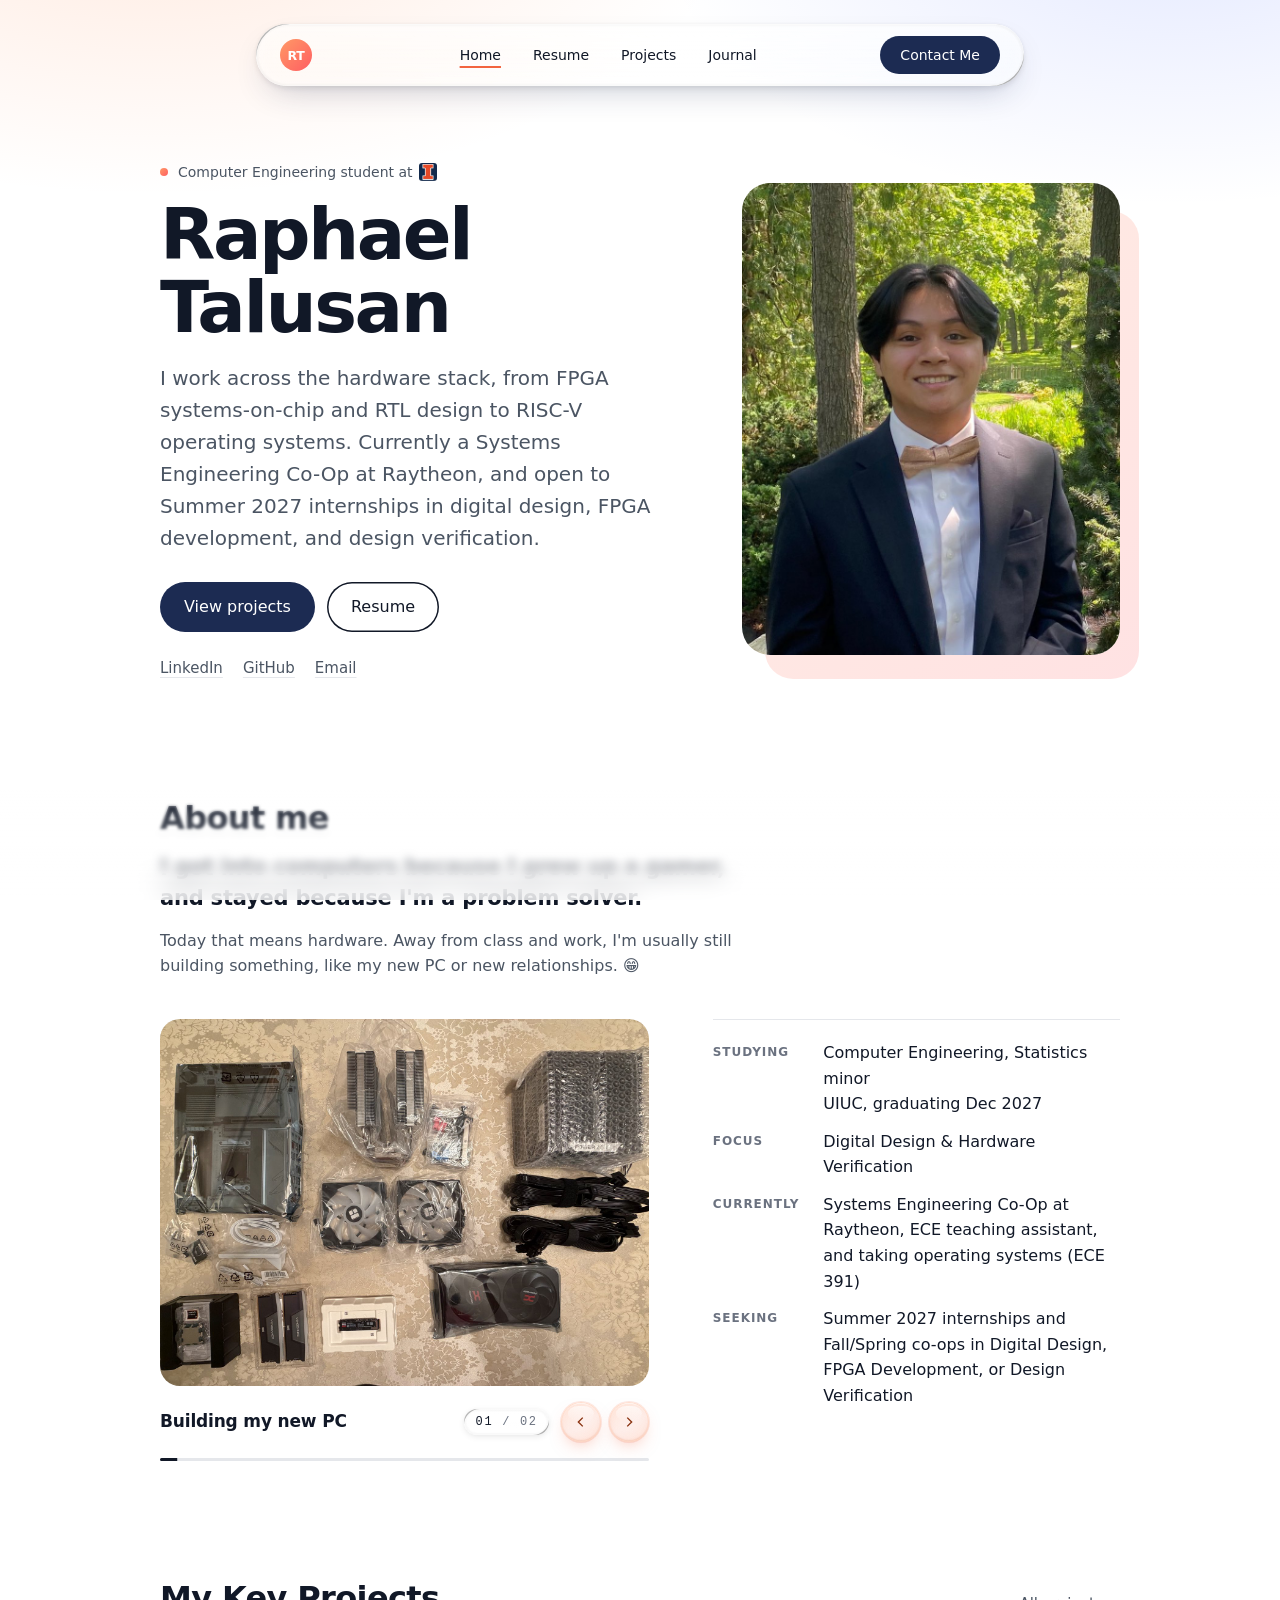
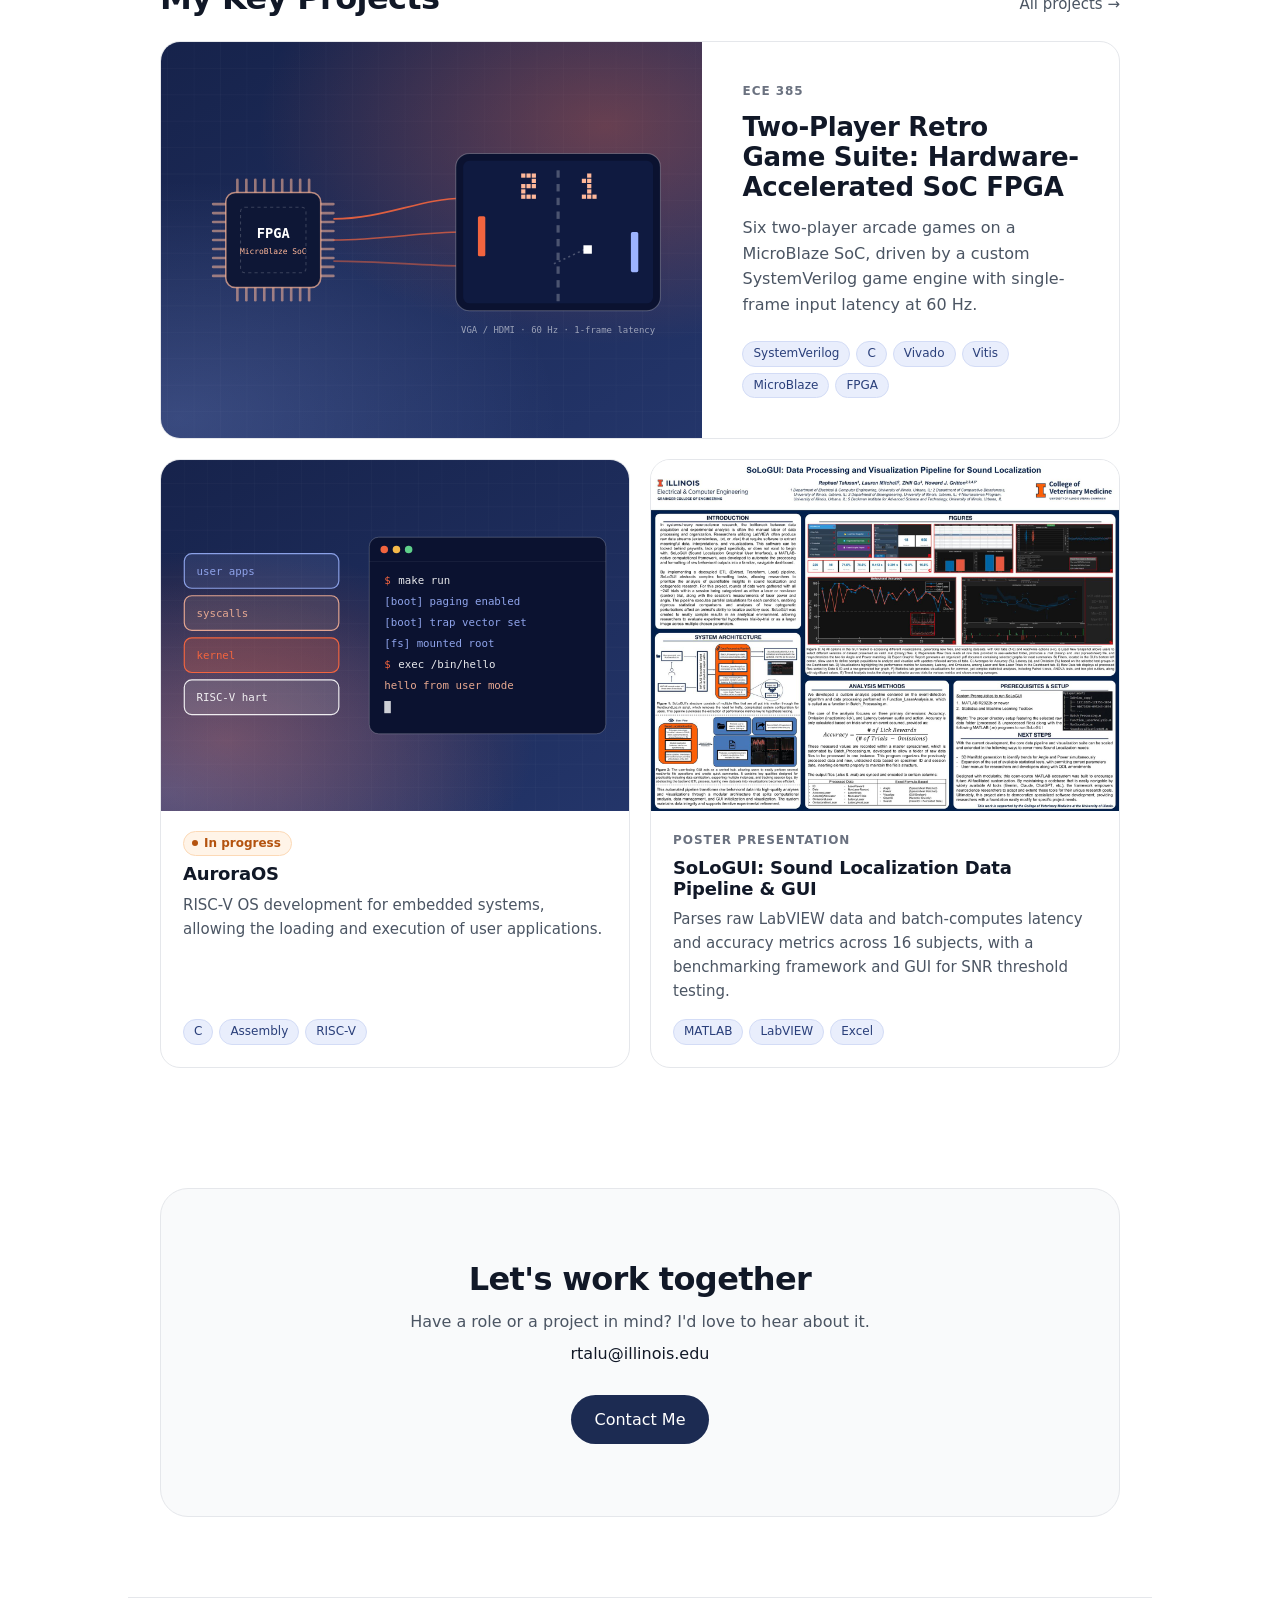
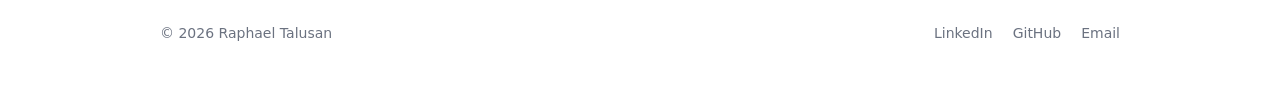
<file: index.html>
<!DOCTYPE html>
<html lang="en">
<!--
  HOME PAGE
  Sections, top to bottom (search for the ===== banners):
    1. HERO .................. name, one-line pitch, buttons
    2. ABOUT ................. about text, photo carousel, quick facts
    3. FEATURED PROJECTS ..... project cards
    4. CLOSING CTA ........... "Let's work together"

  Edited somewhere else, once for every page:
    name, email, links, nav .. js/layout.js (SITE, at the top)
    project cards ............ content/projects.md (featured: yes)
    colors, fonts, spacing ... css/style.css (section 1)
  See README.md for step-by-step recipes.
-->
<head>
  <meta charset="UTF-8">
  <meta name="viewport" content="width=device-width, initial-scale=1">
  <title>Raphael Talusan</title>
  <meta name="description" content="Raphael Talusan: Computer Engineering student at UIUC and Systems Engineering Co-Op at Raytheon. FPGA, SystemVerilog, RISC-V, and hardware verification projects.">
  <meta name="theme-color" content="#ffffff">
  <link rel="icon" href="assets/trans_favicon.png" type="image/png" sizes="32x32">

  <!-- Link previews (LinkedIn, Discord, iMessage). -->
  <meta property="og:type" content="website">
  <meta property="og:title" content="Raphael Talusan">
  <meta property="og:description" content="Computer Engineering student at UIUC and Systems Engineering Co-Op at Raytheon. FPGA, SystemVerilog, RISC-V, and hardware verification projects.">
  <meta property="og:image" content="https://rtalusan13.github.io/assets/images/portrait.jpg">

  <script>document.documentElement.classList.add("js");</script>
  <link rel="stylesheet" href="css/style.css">
  <link rel="stylesheet" href="css/carousel.css">
  <link rel="stylesheet" href="css/lightbox.css">
  <script src="js/layout.js"></script>
  <script src="js/main.js" defer></script>
  <script src="js/content.js" defer></script>
  <script src="js/projects.js" defer></script>
  <script src="js/lightbox.js" defer></script>
  <script src="js/carousel.js" defer></script>
</head>
<body>

  <site-header></site-header>

  <main id="main">

    <!-- ===================== 1. HERO ===================== -->
    <section class="hero" aria-labelledby="hero-name">
      <figure class="hero-photo reveal" style="--delay: .1s">
        <img src="assets/images/portrait.jpg" width="800" height="1000"
             alt="Portrait of Raphael Talusan" fetchpriority="high">
      </figure>

      <div class="hero-text reveal">
        <p class="eyebrow"><span>Computer Engineering student at <img class="inline-logo" src="assets/logos/uiuc-block-i.png" width="128" height="128" alt="UIUC"></span></p>
        <h1 class="hero-name" id="hero-name">Raphael Talusan</h1>
        <p class="hero-pitch">
          I work across the hardware stack, from FPGA systems-on-chip and RTL design to RISC-V operating systems.
          Currently a Systems Engineering Co-Op at Raytheon, and open to Summer 2027 internships in digital design, FPGA development, and design verification.
        </p>
        <div class="hero-actions">
          <a href="projects.html" class="btn btn-lg">View projects</a>
          <a href="resume.html" class="btn btn-lg btn-outline">Resume</a>
        </div>
        <site-links></site-links>   <!-- LinkedIn / GitHub / Email, set in js/layout.js -->
      </div>
    </section>


    <!-- ===================== 2. ABOUT ===================== -->
    <section class="section about" aria-labelledby="about-title">

      <div class="about-text reveal">
        <h2 class="h2" id="about-title">About me</h2>
        <p class="about-lead">I got into computers because I grew up a gamer, and stayed because I'm a problem solver.</p>
        <p>Today that means hardware. Away from class and work, I'm usually still building something, like my new PC or new relationships. 😁</p>
      </div>

      <!-- Photo carousel. One <img> per photo, in the order shown.
             src        = file in image_carousel/ (about 1600 px wide, under ~500 KB)
             data-title = caption under the photo
             alt        = what the photo shows, for screen readers
           data-variant="single" shows one photo at a time; remove it for the
           blurred "focus" style. data-autoplay = ms per photo (0 = off). -->
      <div class="fp-root about-carousel reveal" data-carousel data-variant="single" data-autoplay="5000" aria-label="Photos">
        <template>
          <img src="image_carousel/pc-build-parts.jpg" data-title="Building my new PC"
               alt="PC components still in their packaging, laid out on a table">
          <img src="image_carousel/pc-test-bench.jpg" data-title="First boot on the test bench"
               alt="The assembled PC running outside its case, sitting on the motherboard box">
        </template>
      </div>

      <dl class="facts reveal" style="--delay: .1s">
        <dt>Studying</dt>  <dd>Computer Engineering, Statistics minor<br>UIUC, graduating Dec 2027</dd>
        <dt>Focus</dt>     <dd>Digital Design &amp; Hardware Verification</dd>
        <dt>Currently</dt> <dd>Systems Engineering Co-Op at Raytheon, ECE teaching assistant, and taking operating systems (ECE 391)</dd>
        <dt>Seeking</dt>   <dd>Summer 2027 internships and Fall/Spring co-ops in Digital Design, FPGA Development, or Design Verification</dd>
      </dl>

    </section>


    <!-- ===================== 3. FEATURED PROJECTS =====================
         The cards come from content/projects.md: every project marked
         "featured: yes", in file order (the first gets the wide card). -->
    <section class="section" aria-labelledby="featured-title">
      <div class="section-head">
        <h2 class="h2" id="featured-title">My Key Projects</h2>
        <a href="projects.html" class="link-arrow">All projects <span aria-hidden="true">&rarr;</span></a>
      </div>

      <div class="project-grid reveal" data-projects="featured" data-limit="3"></div>
      <noscript><p><a href="projects.html">See all projects</a></p></noscript>
    </section>


    <!-- ===================== 4. CLOSING CTA ===================== -->
    <section class="section cta-band reveal" aria-labelledby="cta-title">
      <h2 class="h2" id="cta-title">Let's work together</h2>
      <p>Have a role or a project in mind? I'd love to hear about it.</p>
      <p class="cta-email"><site-email></site-email></p>
      <a href="contact.html" class="btn btn-lg">Contact Me</a>
    </section>

  </main>

  <site-footer></site-footer>

</body>
</html>
</file>
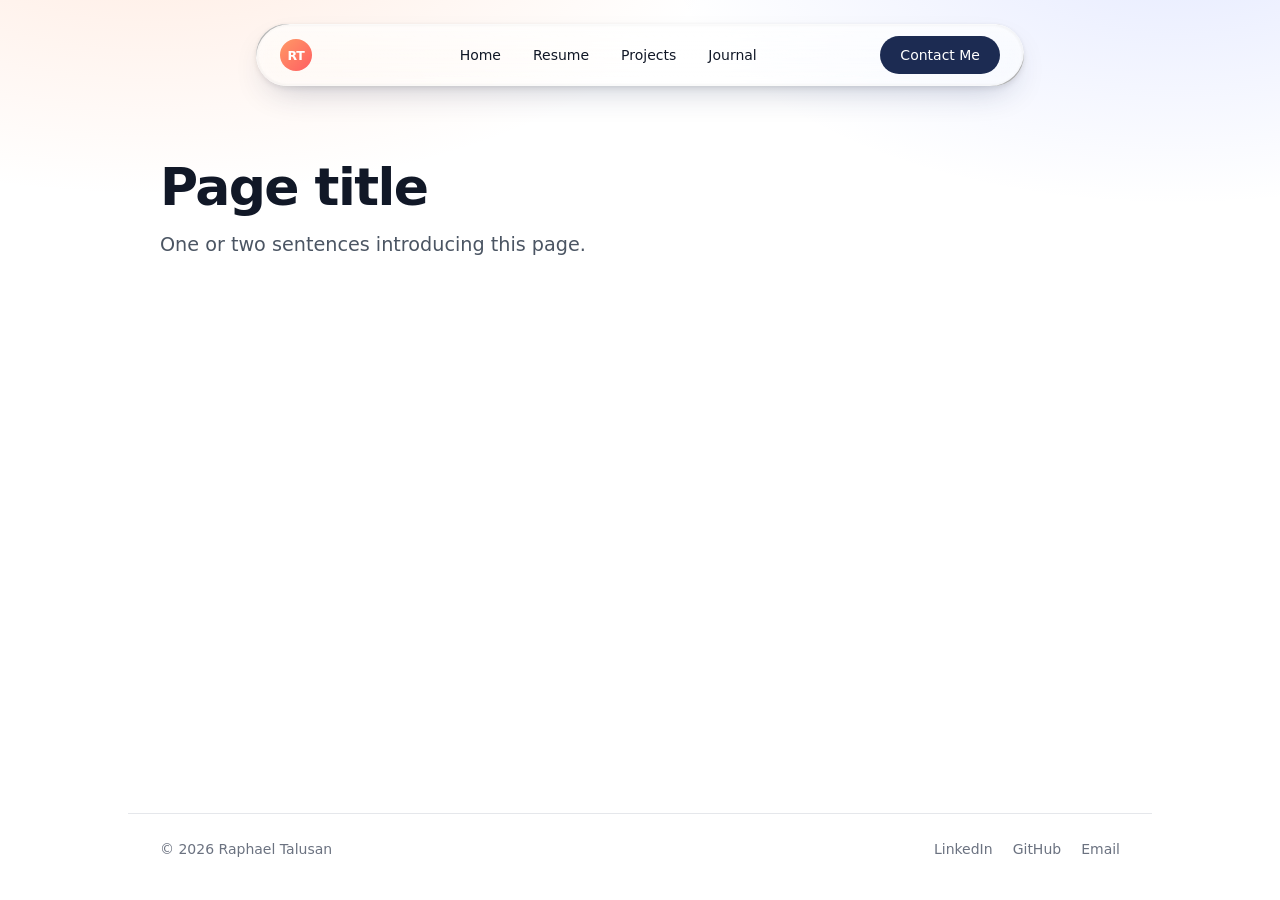
<file: _template.html>
<!DOCTYPE html>
<html lang="en">
<!--
  PAGE TEMPLATE. It is reachable on the live site but hidden from search
  engines (the "robots" line below). Delete that line in your copy.
  To make a new page:
    1. Copy this file and rename it, e.g. tools.html
    2. Change the <title>, description, heading and lede below
    3. To show it in the nav bar, add one line to NAV_LINKS in js/layout.js
  The nav bar and footer appear automatically from <site-header> / <site-footer>.
-->
<head>
  <meta charset="UTF-8">
  <meta name="viewport" content="width=device-width, initial-scale=1">
  <title>Page title | Raphael Talusan</title>
  <meta name="description" content="One sentence describing this page.">
  <meta name="robots" content="noindex">
  <link rel="icon" href="assets/trans_favicon.png" type="image/png" sizes="32x32">

  <script>document.documentElement.classList.add("js");</script>
  <link rel="stylesheet" href="css/style.css">
  <!-- Using a carousel on this page? Also add:
       <link rel="stylesheet" href="css/carousel.css">
       <script src="js/carousel.js" defer></script>
       Showing your email or links? Use <site-email></site-email> or <site-links></site-links>. -->
  <script src="js/layout.js"></script>
  <script src="js/main.js" defer></script>
</head>
<body>

  <site-header></site-header>

  <main id="main">
    <header class="page-head reveal">
      <h1 class="page-title">Page title</h1>
      <p class="lede">One or two sentences introducing this page.</p>
    </header>

    <!-- Page content goes here. Wrap each part in
         <section class="section"> ... </section> for consistent spacing. -->

  </main>

  <site-footer></site-footer>

</body>
</html>
</file>
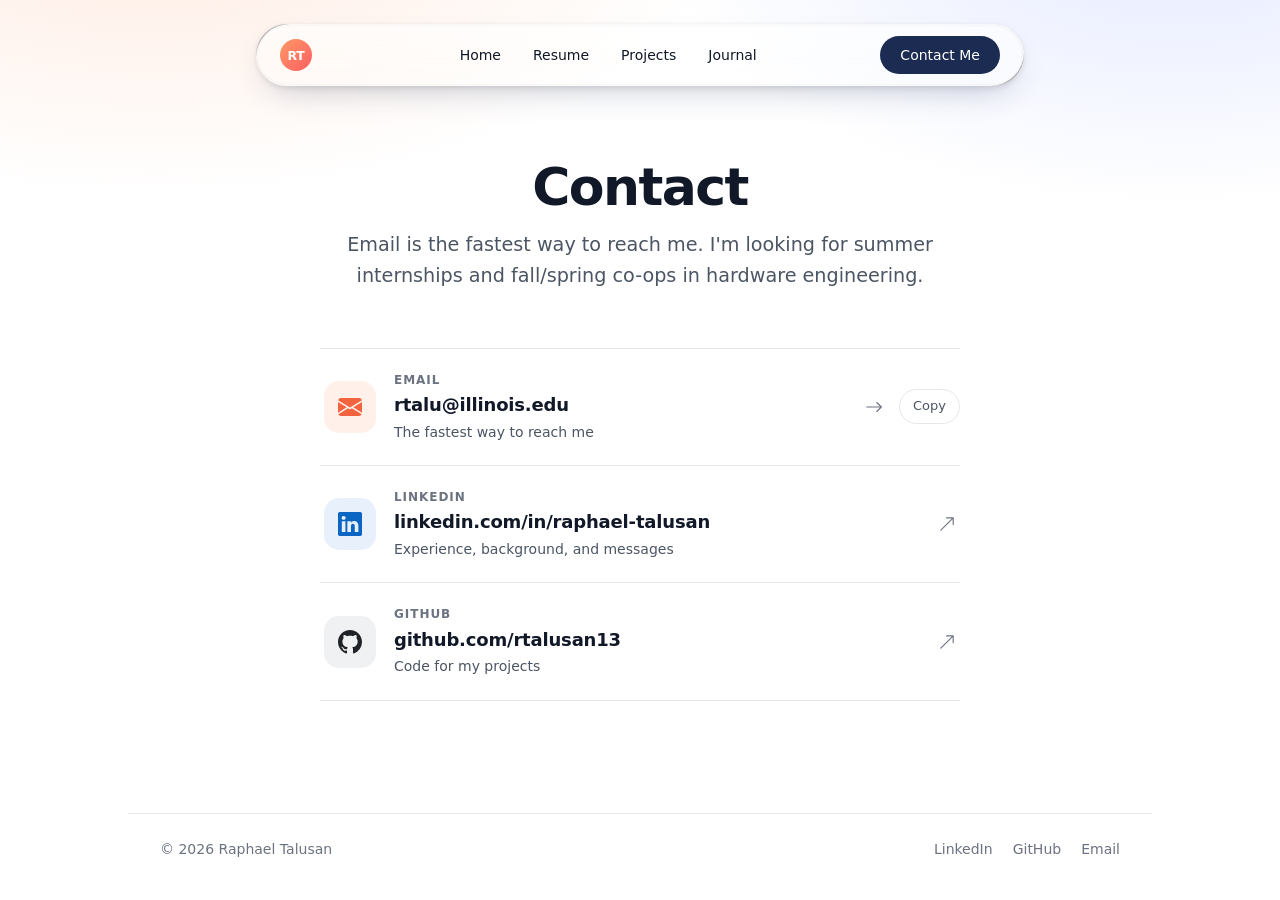
<file: contact.html>
<!DOCTYPE html>
<html lang="en">
<!--
  CONTACT PAGE
  The list comes from SITE in js/layout.js (email + links), so it always
  matches the footer and the home page.
-->
<head>
  <meta charset="UTF-8">
  <meta name="viewport" content="width=device-width, initial-scale=1">
  <title>Contact | Raphael Talusan</title>
  <meta name="description" content="How to contact Raphael Talusan.">
  <link rel="icon" href="assets/trans_favicon.png" type="image/png" sizes="32x32">

  <script>document.documentElement.classList.add("js");</script>
  <link rel="stylesheet" href="css/style.css">
  <script src="js/layout.js"></script>
  <script src="js/main.js" defer></script>
</head>
<body>

  <site-header></site-header>

  <main id="main">
    <div class="contact-page">   <!-- one centered column: heading, intro, list -->
    <header class="page-head reveal">
      <h1 class="page-title">Contact</h1>
      <p class="lede">Email is the fastest way to reach me. I'm looking for summer internships and fall/spring co-ops in hardware engineering.</p>
    </header>

    <section class="reveal" aria-label="Ways to reach me">
      <site-links variant="list"></site-links>
    </section>
    </div>
  </main>

  <site-footer></site-footer>

</body>
</html>
</file>
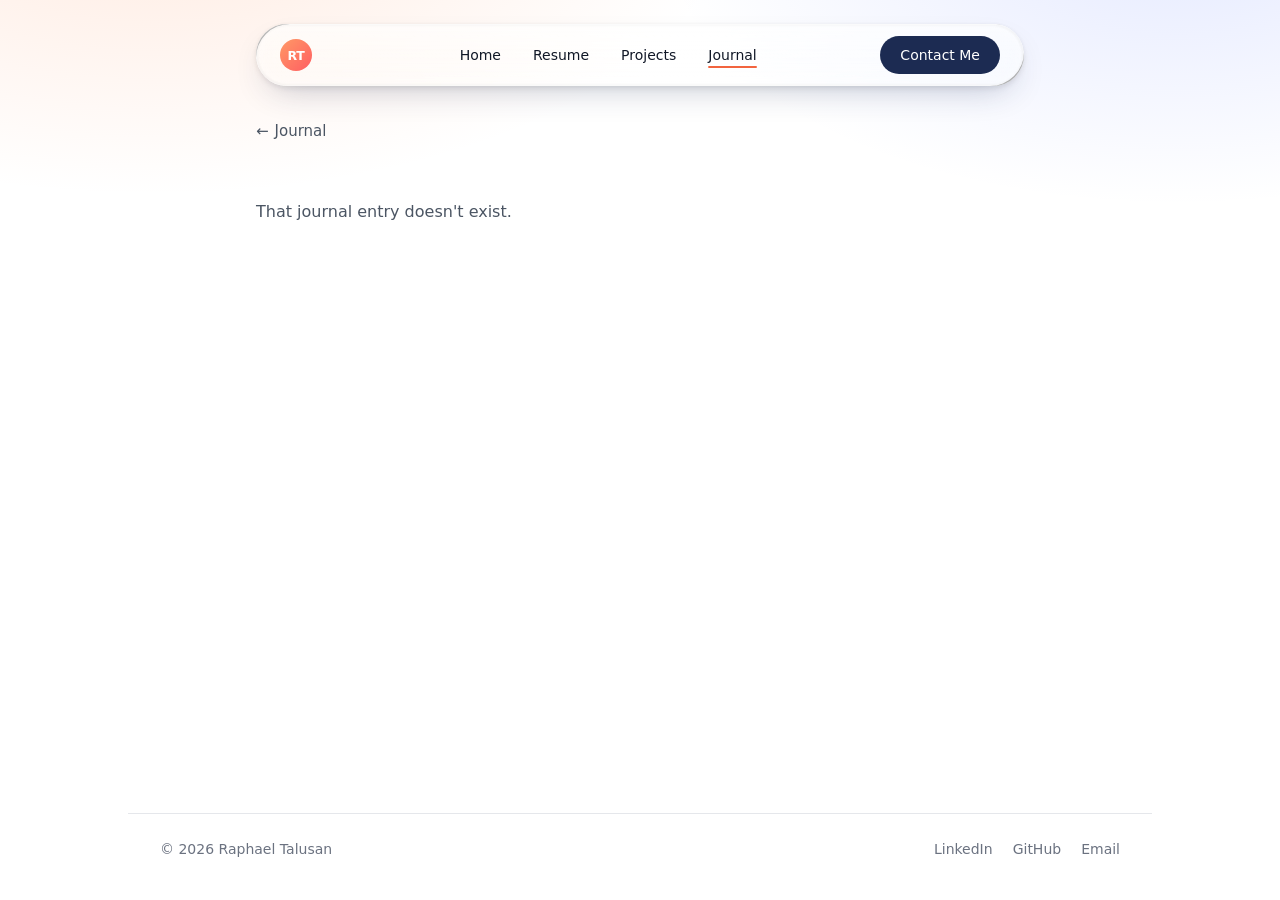
<file: journal-entry.html>
<!DOCTYPE html>
<html lang="en">
<!--
  JOURNAL ENTRY PAGE: shows one Markdown file from journals/.
  Address: journal-entry.html?p=hello-world  ->  journals/hello-world.md
  There's nothing to edit here; write entries in journals/ instead.
-->
<head>
  <meta charset="UTF-8">
  <meta name="viewport" content="width=device-width, initial-scale=1">
  <title>Journal | Raphael Talusan</title>
  <meta name="description" content="A journal entry by Raphael Talusan.">
  <link rel="icon" href="assets/trans_favicon.png" type="image/png" sizes="32x32">

  <script>document.documentElement.classList.add("js");</script>
  <link rel="stylesheet" href="css/style.css">
  <link rel="stylesheet" href="css/journal.css">
  <script src="js/layout.js"></script>
  <script src="js/main.js" defer></script>
  <script src="js/vendor/marked.umd.js" defer></script>
  <script src="js/content.js" defer></script>
  <script src="js/journal.js" defer></script>
</head>
<!-- data-nav: underline "Journal" in the nav bar while reading an entry -->
<body data-nav="journal.html">

  <site-header></site-header>

  <main id="main">
    <article class="entry" data-journal-entry>
      <a class="entry-back" href="journal.html"><span aria-hidden="true">&larr;</span> Journal</a>
    </article>
  </main>

  <site-footer></site-footer>

</body>
</html>
</file>
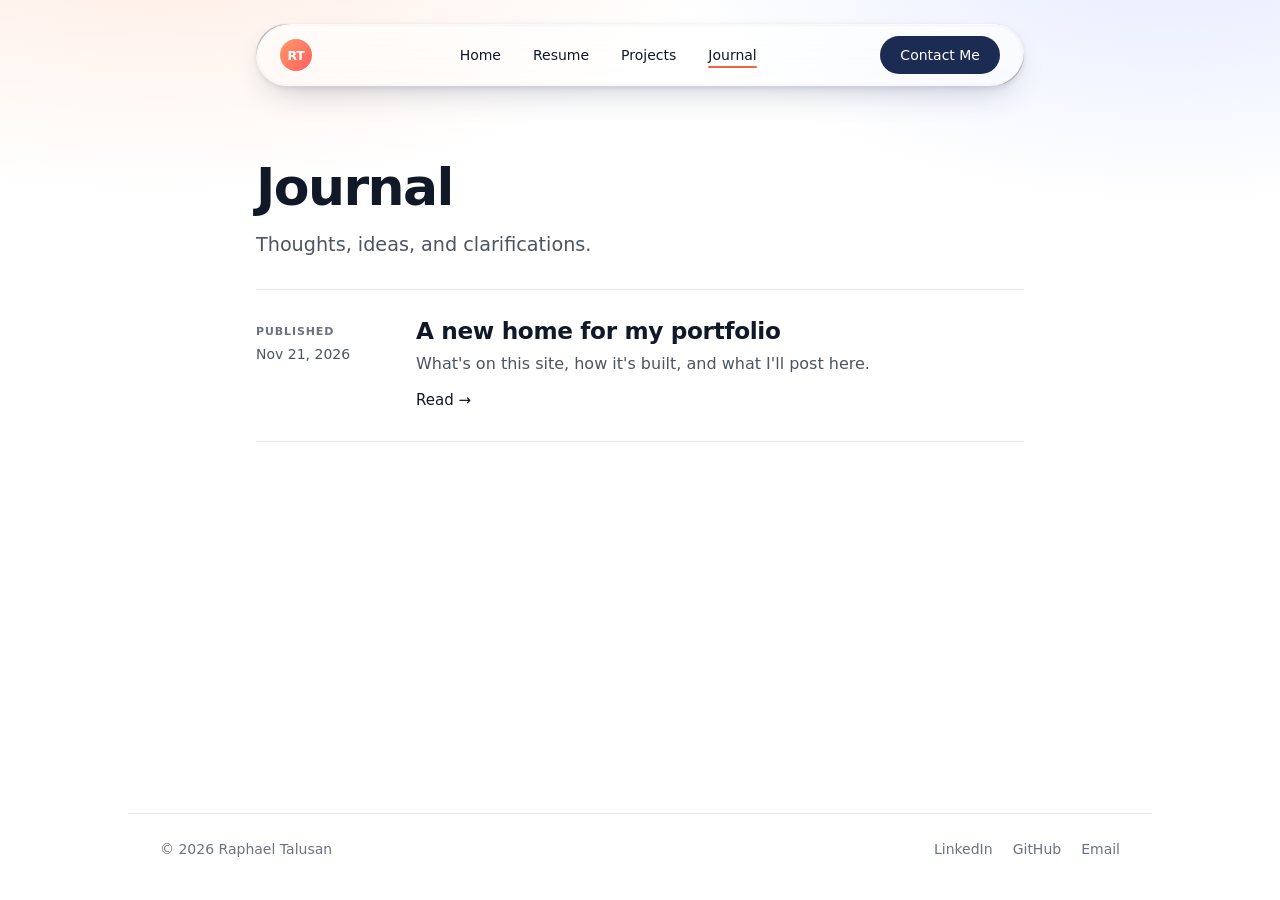
<file: journal.html>
<!DOCTYPE html>
<html lang="en">
<!--
  JOURNAL PAGE: the list of entries.
  Each entry is a Markdown file in journals/. Its title, caption and dates
  are written at the top of that file (see journals/hello-world.md).
  The entry itself opens in journal-entry.html.
-->
<head>
  <meta charset="UTF-8">
  <meta name="viewport" content="width=device-width, initial-scale=1">
  <title>Journal | Raphael Talusan</title>
  <meta name="description" content="Notes and journal entries by Raphael Talusan.">
  <link rel="icon" href="assets/trans_favicon.png" type="image/png" sizes="32x32">

  <script>document.documentElement.classList.add("js");</script>
  <link rel="stylesheet" href="css/style.css">
  <link rel="stylesheet" href="css/journal.css">
  <script src="js/layout.js"></script>
  <script src="js/main.js" defer></script>
  <script src="js/content.js" defer></script>
  <script src="js/journal.js" defer></script>
</head>
<body>

  <site-header></site-header>

  <main id="main">
    <header class="page-head journal-head reveal">
      <h1 class="page-title">Journal</h1>
      <p class="lede">Thoughts, ideas, and clarifications.</p>
    </header>

    <!-- ===================== ENTRIES =====================
         One file name per line, from the journals/ folder.
         Any order: the page sorts newest first by "published".
         To hide a draft, leave its line out. -->
    <section class="journal" data-journal-index aria-label="Journal entries">
      <template>
        new-site.md
      </template>
    </section>
  </main>

  <site-footer></site-footer>

</body>
</html>
</file>
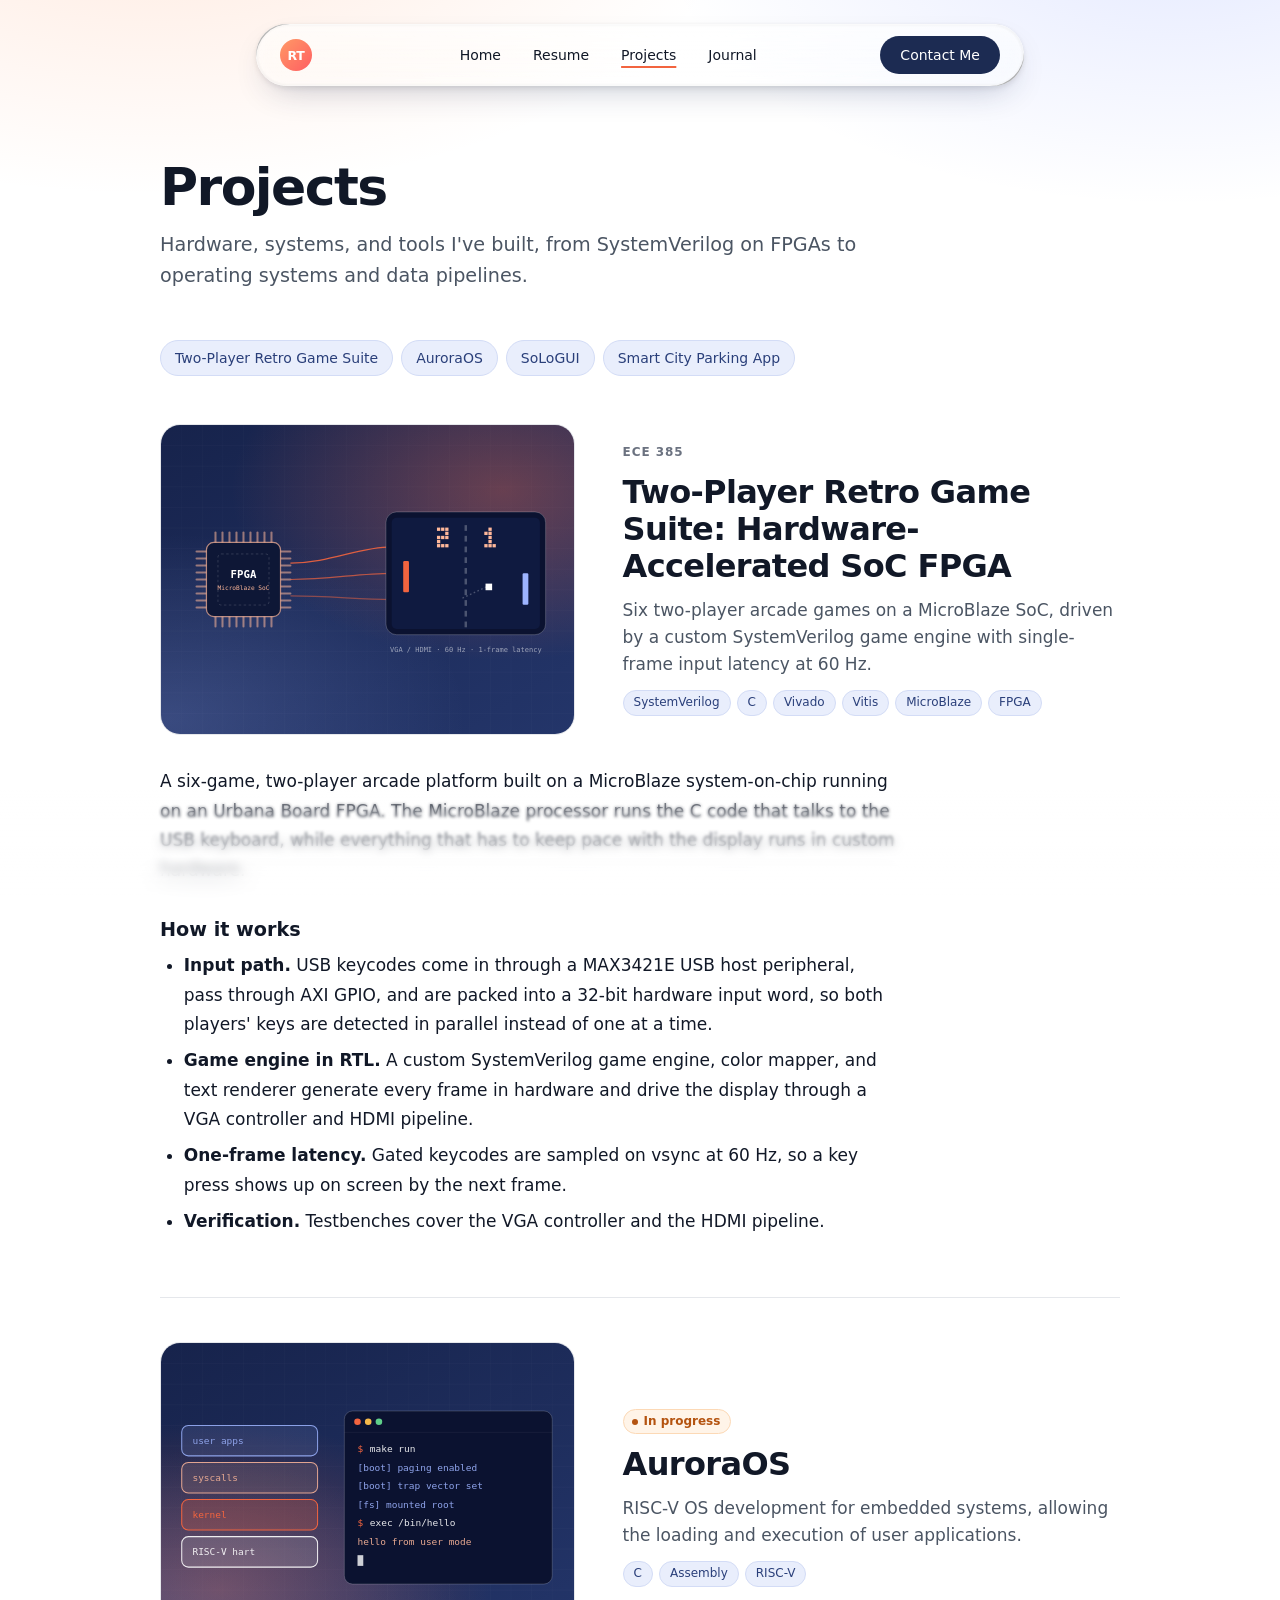
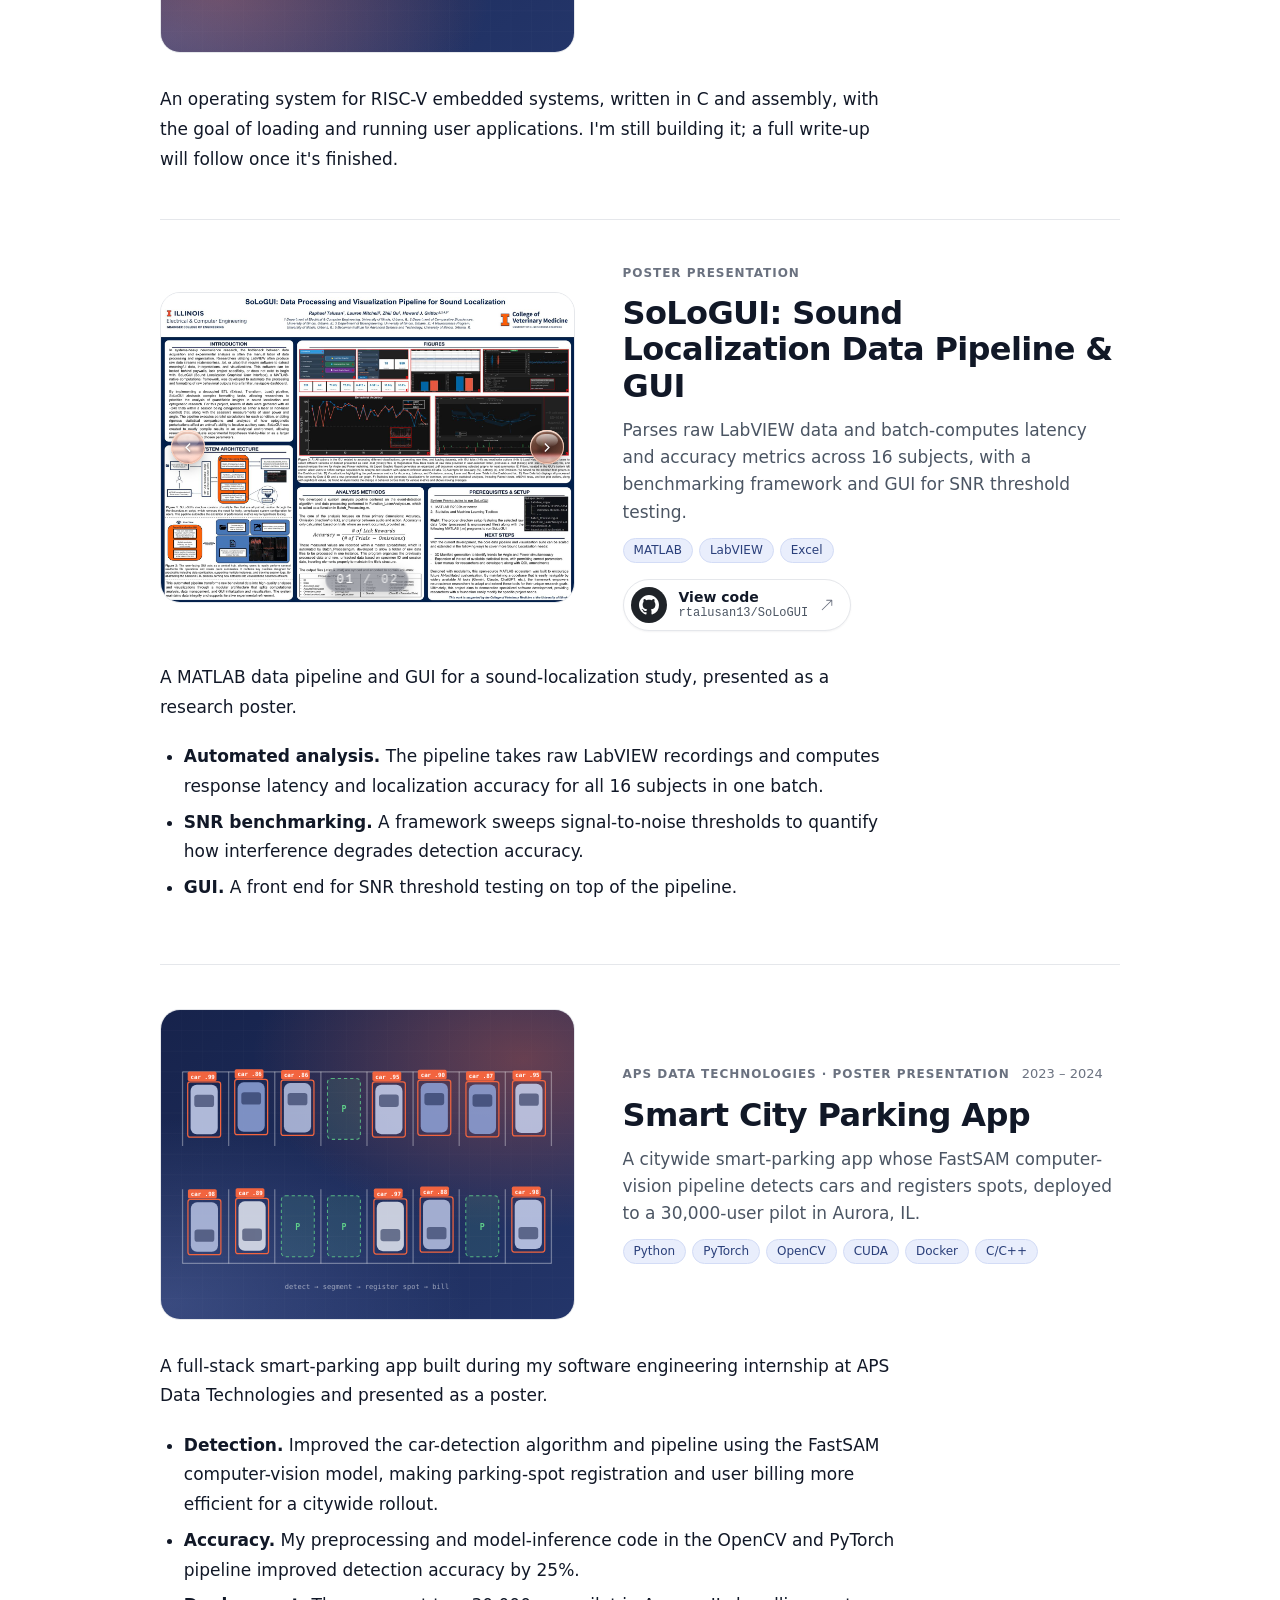
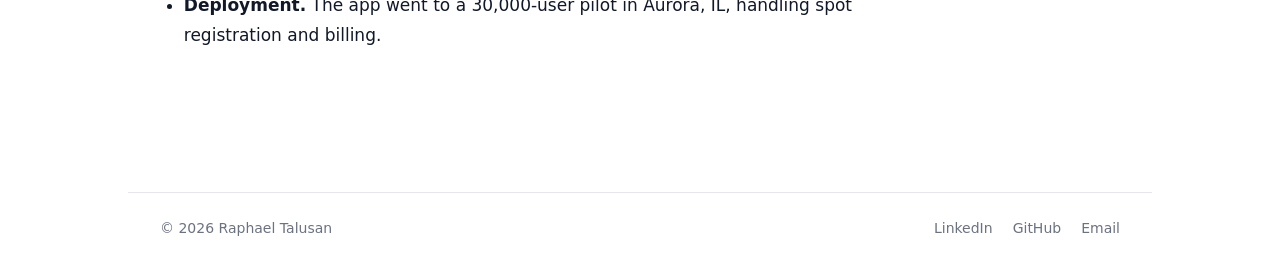
<file: projects.html>
<!DOCTYPE html>
<html lang="en">
<!--
  PROJECTS PAGE
  Everything here comes from content/projects.md; edit that, not this file.
  Each project has its own address, e.g. projects.html#aurora-os (the "id:" line).
-->
<head>
  <meta charset="UTF-8">
  <meta name="viewport" content="width=device-width, initial-scale=1">
  <title>Projects | Raphael Talusan</title>
  <meta name="description" content="Projects by Raphael Talusan in digital design, FPGAs, operating systems, and MATLAB.">
  <link rel="icon" href="assets/trans_favicon.png" type="image/png" sizes="32x32">

  <script>document.documentElement.classList.add("js");</script>
  <link rel="stylesheet" href="css/style.css">
  <link rel="stylesheet" href="css/projects.css">
  <link rel="stylesheet" href="css/carousel.css">
  <link rel="stylesheet" href="css/lightbox.css">
  <script src="js/layout.js"></script>
  <script src="js/main.js" defer></script>
  <script src="js/vendor/marked.umd.js" defer></script>
  <script src="js/content.js" defer></script>
  <script src="js/lightbox.js" defer></script>
  <script src="js/carousel.js" defer></script>
  <script src="js/projects.js" defer></script>
</head>
<body>

  <site-header></site-header>

  <main id="main">
    <header class="page-head reveal">
      <h1 class="page-title">Projects</h1>
      <p class="lede">Hardware, systems, and tools I've built, from SystemVerilog on FPGAs to operating systems and data pipelines.</p>
    </header>

    <div data-projects="all"></div>
    <noscript><p class="content-status">This page needs JavaScript to show the projects.</p></noscript>
  </main>

  <site-footer></site-footer>

</body>
</html>
</file>
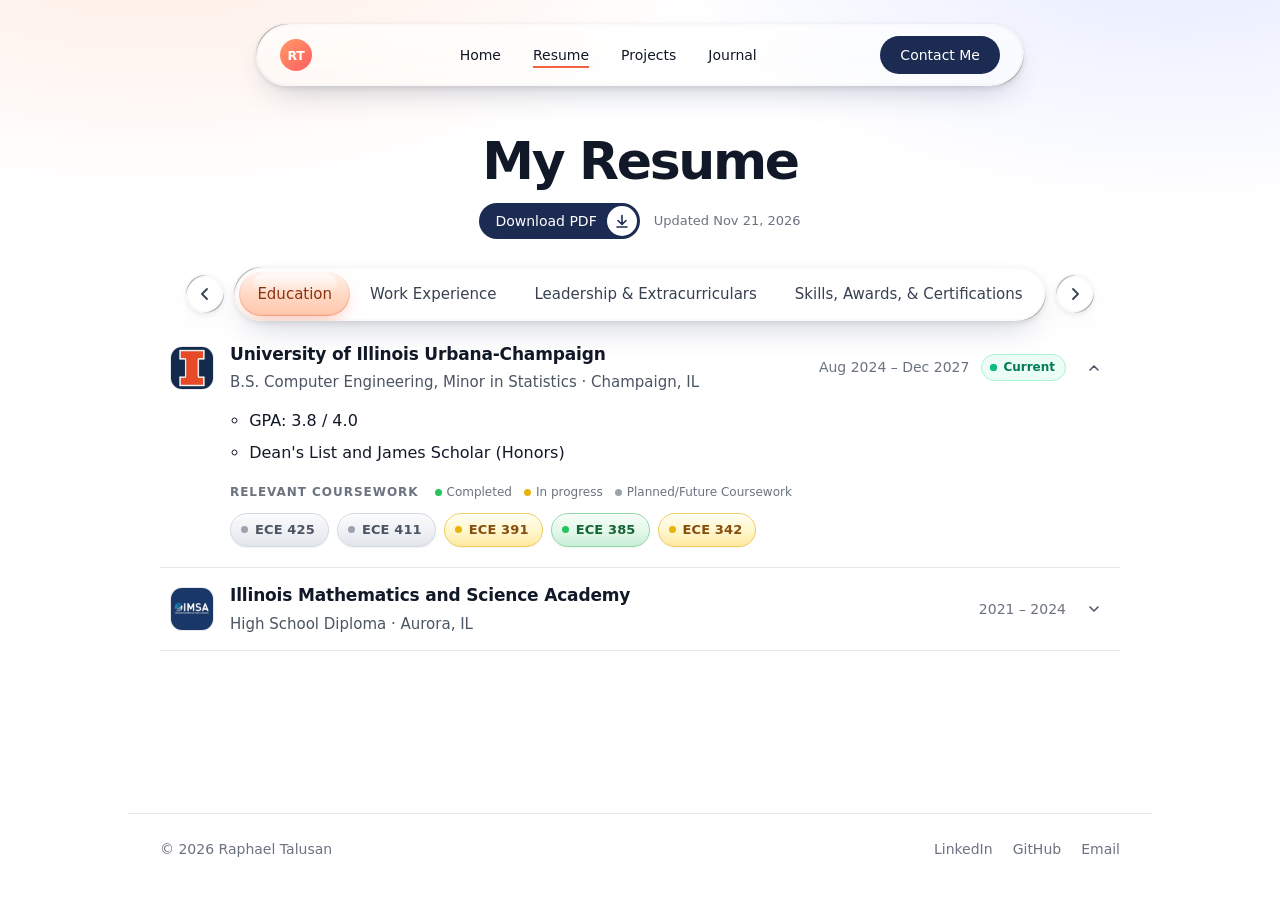
<file: resume.html>
<!DOCTYPE html>
<html lang="en">
<!--
  RESUME PAGE
  All of the resume text lives in content/resume.md; edit that, not this file.
  The PDF button appears once assets/resume.pdf exists (path set at the top of resume.md).
  Link straight to a section with resume.html#work, #leadership, #skills.
-->
<head>
  <meta charset="UTF-8">
  <meta name="viewport" content="width=device-width, initial-scale=1">
  <title>Resume | Raphael Talusan</title>
  <meta name="description" content="Resume of Raphael Talusan, Computer Engineering student at UIUC.">
  <link rel="icon" href="assets/trans_favicon.png" type="image/png" sizes="32x32">

  <script>document.documentElement.classList.add("js");</script>
  <link rel="stylesheet" href="css/style.css">
  <link rel="stylesheet" href="css/resume.css">
  <script src="js/layout.js"></script>
  <script src="js/main.js" defer></script>
  <script src="js/vendor/marked.umd.js" defer></script>
  <script src="js/content.js" defer></script>
  <script src="js/resume.js" defer></script>
</head>
<body>

  <site-header></site-header>

  <main id="main">
    <div class="rz" data-resume data-src="content/resume.md">
      <header class="rz-head">
        <h1 class="rz-title" data-pull-up>My Resume</h1>
        <div class="rz-pdf-row"></div>
      </header>
      <noscript><p class="rz-status">This page needs JavaScript. <a href="assets/resume.pdf">Open the PDF resume</a> instead.</p></noscript>
      <!-- js/resume.js adds the section bar and the rows here -->
    </div>
  </main>

  <site-footer></site-footer>

</body>
</html>
</file>
<file: css/style.css>
/* =========================================================
   SITE STYLESHEET (every page links this file)

   Contents (search for the number, e.g. "5."):
     1. Design tokens ......... colors, widths, radius, easing
     2. Base .................. reset, body, links, focus ring
     3. Site header ........... nav bar + phone menu
     4. Components ............ buttons, links, tags, inline logos
     5. Page layout ........... main column, sections, inner pages
     6. Home: hero
     7. Home: featured projects
     8. Home: about
     9. Home: closing call to action
    10. Site footer
    11. Motion ................ scroll reveal, reduced motion
    12. Prose ................. text rendered from Markdown (journal, projects)
    13. Contact page
    14. Progressive blur ...... soft blur at the top and bottom of the screen

   Components with their own file (linked only where used):
     css/carousel.css ......... photo carousel
     css/journal.css .......... journal list + entry pages
     css/projects.css ......... projects page
     css/resume.css ........... resume page

   Browser support: current and ~3 years back of Chrome, Edge, Safari
   (incl. iPhone) and Firefox. Newer features used here have fallbacks,
   marked "fallback:", so older browsers get a simpler but working page.
   ========================================================= */

/* =========================================================
   1. Design tokens
   Change the site's look here first.
   ========================================================= */

:root {
  --bg: #ffffff;
  --text: #111827;        /* gray-900 */
  --muted: #4b5563;       /* gray-600 */
  --faint: #6b7280;       /* gray-500 */
  --line: #e5e7eb;        /* gray-200 */
  --surface: #f9fafb;     /* gray-50  */
  --black: #000000;
  --black-hover: #1f2937; /* gray-800 */
  --accent-1: #ff9966;
  --accent-2: #ff5e62;
  --accent: linear-gradient(135deg, var(--accent-1), var(--accent-2));

  /* Color scheme (a first pass: change these values to retune the whole site)
     navy for actions and selected states, coral from the logo as the accent,
     and two soft glows behind the top of every page. */
  --primary: #1c2b52;          /* navy: buttons, selected states */
  --primary-hover: #2a3d6e;
  --primary-soft: #e9eefc;     /* pale blue: chips, soft fills */
  --primary-line: #d3dcf6;
  --primary-ink: #2a3f7a;      /* text on --primary-soft */
  --link: #2f5bd3;             /* royal blue: focus rings, link hovers */
  --coral: #f2643f;            /* accent, from the logo gradient */
  --glow-warm: rgb(255 153 102 / 0.20);
  --glow-cool: rgb(104 132 255 / 0.17);
  --orange-soft: #ffdac8;      /* light orange: selected states (resume bar bubble) */
  --orange-ink: #8a3412;       /* text on --orange-soft */

  /* Glass recipe shared by the nav bar, the resume section bar and its
     side buttons (edge shading adapted from the liquid-glass button) */
  --glass-bg: linear-gradient(180deg, rgb(255 255 255 / 0.66), rgb(255 255 255 / 0.36));
  --glass-blur: blur(14px) saturate(1.8);
  --glass-shadow:
    0 0 6px rgb(0 0 0 / 0.03),
    0 2px 6px rgb(0 0 0 / 0.08),
    0 14px 34px -14px rgb(28 43 82 / 0.3),
    inset 3px 3px 0.5px -3px rgb(0 0 0 / 0.28),
    inset -3px -3px 0.5px -3px rgb(0 0 0 / 0.3),
    inset 1px 1px 1px -0.5px rgb(255 255 255 / 0.95),
    inset -1px -1px 1px -0.5px rgb(255 255 255 / 0.7),
    inset 0 0 6px 6px rgb(255 255 255 / 0.14),
    inset 0 0 2px 2px rgb(0 0 0 / 0.04);

  --radius: 20px;
  --nav-width: 48rem;
  --content: 64rem;
  --gutter: clamp(16px, 4vw, 32px);

  --ease-out: cubic-bezier(0.22, 1, 0.36, 1);
  --ease-spring: cubic-bezier(0.34, 1.3, 0.64, 1);
}

/* =========================================================
   2. Base
   ========================================================= */

*, *::before, *::after { box-sizing: border-box; }
html { -webkit-text-size-adjust: 100%; }
body {
  margin: 0;
  min-height: 100vh;               /* fallback: browsers without dvh */
  min-height: 100dvh;
  display: flex;
  flex-direction: column;
  background:
    radial-gradient(52rem 26rem at 12% -6rem, var(--glow-warm), transparent 70%),
    radial-gradient(46rem 24rem at 92% -4rem, var(--glow-cool), transparent 70%),
    var(--bg);
  background-repeat: no-repeat;
  color: var(--text);
  font-family: system-ui, -apple-system, "Segoe UI", Roboto, Helvetica, Arial, sans-serif;
  line-height: 1.6;
}
body.menu-open { overflow: hidden; }
a { color: inherit; text-decoration: none; }
button { font: inherit; background: none; border: 0; padding: 0; cursor: pointer; color: inherit; }
img { display: block; max-width: 100%; height: auto; }
svg { display: block; }
h1, h2, h3 { line-height: 1.15; margin: 0; }
p { margin: 0; }
figure { margin: 0; }

/* "Skip to content": hidden until reached with the Tab key */
.skip-link {
  position: absolute;
  left: 12px;
  top: -60px;
  z-index: 100;
  padding: 10px 16px;
  border-radius: 9999px;
  background: var(--primary);
  color: #fff;
  font-weight: 500;
  transition: top 0.2s;
}
.skip-link:focus { top: 12px; }
site-links, site-email { display: contents; }

/* Read by screen readers, not shown */
.sr-only {
  position: absolute;
  width: 1px;
  height: 1px;
  margin: -1px;
  padding: 0;
  overflow: hidden;
  clip: rect(0 0 0 0);
  white-space: nowrap;
  border: 0;
}

/* Jumping to a link target (projects.html#aurora-os, Tab key, etc.) stops
   short of the screen edges, so the target isn't under the edge blur (section 14). */
html { scroll-padding: 96px 0 120px; }
@media (max-width: 600px) { html { scroll-padding: 76px 0 96px; } }

a:focus-visible, button:focus-visible {
  outline: 2px solid var(--link);
  outline-offset: 3px;
  border-radius: 6px;
}

/* =========================================================
   3. Site header (nav bar + phone menu)
   Markup lives in js/layout.js; edit links there.
   NOTE: entrance animations use `backwards`, not `both`.
   `both` keeps the final keyframe applied forever, which
   silently overrides any :hover transform on that element.
   ========================================================= */

site-header, site-footer { display: block; }  /* custom elements from js/layout.js */

.nav-wrap { display: flex; justify-content: center; width: 100%; padding: 24px 16px; }
.nav-bar {
  position: relative;
  z-index: 10;
  display: flex;
  align-items: center;
  justify-content: space-between;
  width: 100%;
  max-width: var(--nav-width);
  padding: 12px 24px;
  border-radius: 9999px;
  background: rgb(255 255 255 / 0.8);        /* fallback: browsers without backdrop blur */
  background: var(--glass-bg);
  -webkit-backdrop-filter: var(--glass-blur);
  backdrop-filter: var(--glass-blur);
  box-shadow: var(--glass-shadow);
}
@supports not ((backdrop-filter: blur(1px)) or (-webkit-backdrop-filter: blur(1px))) {
  .nav-bar { background: rgb(255 255 255 / 0.92); }
}
.logo {
  width: 32px;
  height: 32px;
  margin-right: 24px;
  animation: logo-in 0.3s var(--ease-out) backwards;
  transition: transform 0.3s var(--ease-out);
}
.logo:hover { transform: rotate(10deg); }

.nav-links { display: none; align-items: center; gap: 32px; margin: 0; padding: 0; list-style: none; }
.nav-links li { animation: fade-down 0.3s var(--ease-out) backwards; }
.nav-links a {
  display: inline-block;
  font-size: 0.875rem;
  font-weight: 500;
  transition: color 0.15s, transform 0.2s var(--ease-out);
}
.nav-links a:hover { color: var(--muted); transform: scale(1.05); }
.nav-links a[aria-current="page"],
.mobile-links a[aria-current="page"] { text-decoration: underline; text-decoration-color: var(--coral); text-decoration-thickness: 2px; text-underline-offset: 6px; }

.cta-desktop { display: none; animation: fade-left 0.3s var(--ease-out) 0.2s backwards; }
.cta-desktop .btn:hover { transform: scale(1.05); }

.menu-btn {
  display: flex; align-items: center; justify-content: center;
  width: 44px; height: 44px; margin-right: -10px;
  transition: transform 0.1s;
}
.menu-btn:active, .close-btn:active { transform: scale(0.9); }

/* ---------- Mobile overlay ---------- */
.mobile-menu {
  position: fixed;
  inset: 0;
  z-index: 50;
  padding: 96px 24px 24px;
  background: #fff;
  overflow-y: auto;
  opacity: 0;
  transform: translateX(100%);
  visibility: hidden;
  transition: transform 0.45s var(--ease-spring), opacity 0.3s ease, visibility 0s linear 0.45s;
}
.mobile-menu.open {
  opacity: 1;
  transform: translateX(0);
  visibility: visible;
  transition: transform 0.45s var(--ease-spring), opacity 0.3s ease, visibility 0s;
}
.close-btn {
  position: absolute; top: 24px; right: 24px;
  width: 44px; height: 44px;
  display: flex; align-items: center; justify-content: center;
  opacity: 0;
  transition: opacity 0.2s, transform 0.1s;
}
.mobile-menu.open .close-btn { opacity: 1; transition-delay: 0.2s; }

.mobile-links { display: flex; flex-direction: column; gap: 24px; margin: 0; padding: 0; list-style: none; }
.mobile-links a { font-size: 1rem; font-weight: 500; }
.mobile-links li, .mobile-cta {
  opacity: 0;
  transform: translateX(20px);
  transition: opacity 0.3s, transform 0.3s var(--ease-out);
}
.mobile-cta { transform: translateY(20px); padding-top: 24px; }
.mobile-menu.open .mobile-links li,
.mobile-menu.open .mobile-cta { opacity: 1; transform: none; }
.mobile-menu.open .mobile-links li:nth-child(1) { transition-delay: 0.1s; }
.mobile-menu.open .mobile-links li:nth-child(2) { transition-delay: 0.2s; }
.mobile-menu.open .mobile-links li:nth-child(3) { transition-delay: 0.3s; }
.mobile-menu.open .mobile-links li:nth-child(4) { transition-delay: 0.4s; }
.mobile-menu.open .mobile-links li:nth-child(5) { transition-delay: 0.5s; }
.mobile-menu.open .mobile-cta { transition-delay: 0.5s; }
.mobile-cta .btn { width: 100%; padding: 12px 20px; font-size: 1rem; }

@media (min-width: 768px) {
  .nav-links { display: flex; }
  .cta-desktop { display: block; }
  .menu-btn, .mobile-menu { display: none; }
}

/* =========================================================
   4. Components
   ========================================================= */

.btn {
  display: inline-flex;
  align-items: center;
  justify-content: center;
  gap: 8px;
  padding: 8px 20px;
  font-size: 0.875rem;
  font-weight: 500;
  color: #fff;
  background: var(--primary);
  border-radius: 9999px;
  transition: background-color 0.15s, transform 0.2s var(--ease-out);
}
.btn:hover { background: var(--primary-hover); }
.btn-lg { padding: 12px 24px; font-size: 1rem; }
.btn-outline { color: var(--text); background: transparent; box-shadow: inset 0 0 0 1.5px var(--text); }
.btn-outline:hover { background: var(--surface); }

.link-arrow { font-size: 0.9375rem; font-weight: 500; color: var(--muted); white-space: nowrap; }
.link-arrow:hover { color: var(--text); }
.link-arrow span { display: inline-block; transition: transform 0.2s var(--ease-out); }
.link-arrow:hover span { transform: translateX(3px); }

.tags { display: flex; flex-wrap: wrap; gap: 6px; margin: 0; padding: 0; list-style: none; }
.tags li {
  font-size: 0.75rem;
  padding: 2px 10px;
  border-radius: 9999px;
  background: var(--primary-soft);
  border: 1px solid var(--primary-line);
  color: var(--primary-ink);
}

/* ---------- Inline logos ----------
   A small image that stands in for a word, sized to the text
   around it so it never breaks alignment:
     <img class="inline-logo" src="assets/logos/uiuc-block-i.svg" alt="UIUC">
   - alt is required: it's read aloud, and shown instead if the file is missing.
   - Bigger or smaller for one instance: style="--logo-h: 1.6em" */
.inline-logo {
  display: inline-block;
  height: var(--logo-h, 1.3em);
  width: auto;
  margin-inline: 0.12em;
  vertical-align: middle;
  translate: 0 -0.08em;           /* optical centring on capitals */
  border-radius: 3px;
}

/* =========================================================
   5. Page layout
   ========================================================= */

main {
  position: relative;
  isolation: isolate;          /* decorative layers (z-index: -1) stay behind content, above the page background */
  flex: 1;
  width: 100%;
  max-width: var(--content);
  margin: 0 auto;
  padding: 8px var(--gutter) 80px;
}
.section { margin-top: clamp(72px, 11vw, 120px); }
.section-head {
  display: flex;
  flex-wrap: wrap;
  align-items: baseline;
  justify-content: space-between;
  gap: 8px 16px;
  margin-bottom: 24px;
}
.h2 { font-size: clamp(1.5rem, 3.5vw, 2rem); letter-spacing: -0.02em; }

/* ---------- Inner pages (resume, projects, journal, contact) ---------- */
.page-head { padding-top: clamp(16px, 4vw, 40px); margin-bottom: clamp(32px, 6vw, 56px); }
.page-title { font-size: clamp(2.25rem, 6vw, 3.25rem); letter-spacing: -0.03em; margin-bottom: 12px; }
.lede { font-size: clamp(1.0625rem, 2.2vw, 1.2rem); color: var(--muted); max-width: 60ch; }
.content-status { padding: 28px 0; color: var(--muted); }

/* =========================================================
   6. Home: hero
   Phone: small round photo, then text, so the name is above the fold.
   Desktop: two columns, text left, large portrait right.
   ========================================================= */

.hero { display: grid; gap: 24px; padding-top: 16px; }
.hero-photo { width: 112px; }
.hero-photo img {
  width: 100%;
  aspect-ratio: 1;
  object-fit: cover;
  object-position: 50% 25%;   /* keeps faces in frame when cropping */
  border-radius: 50%;
  background: var(--surface);
}
.eyebrow {
  display: inline-flex;
  align-items: center;
  gap: 10px;
  margin-bottom: 14px;
  font-size: 0.875rem;
  font-weight: 500;
  color: var(--muted);
}
.eyebrow::before {
  content: "";
  flex: none;
  width: 8px; height: 8px;
  border-radius: 50%;
  background: var(--accent);
}
.hero-name {
  font-size: clamp(2.5rem, 8vw, 4.5rem);
  line-height: 1.02;
  letter-spacing: -0.035em;
  margin-bottom: 18px;
}
.hero-pitch { font-size: clamp(1.0625rem, 2.2vw, 1.25rem); color: var(--muted); max-width: 34em; }
.hero-actions { display: flex; flex-wrap: wrap; gap: 12px; margin-top: 28px; }
.social { display: flex; flex-wrap: wrap; gap: 8px 20px; margin: 24px 0 0; padding: 0; list-style: none; font-size: 0.9375rem; }
.social a {
  color: var(--muted);
  text-decoration: underline;
  text-decoration-color: var(--line);
  text-underline-offset: 4px;
  transition: color 0.15s, text-decoration-color 0.15s;
}
.social a:hover { color: var(--text); text-decoration-color: currentColor; }

@media (min-width: 768px) {
  .hero {
    grid-template-columns: minmax(0, 1.35fr) minmax(0, 1fr);
    align-items: center;
    gap: clamp(40px, 6vw, 72px);
    padding-top: 40px;
  }
  .hero-photo { order: 2; width: 100%; position: relative; isolation: isolate; }
  .hero-photo img { aspect-ratio: 4 / 5; border-radius: 28px; }
  .hero-photo::before {           /* offset accent shape behind the photo */
    content: "";
    position: absolute;
    inset: 6% -5% -5% 6%;
    z-index: -1;
    border-radius: 28px;
    background: var(--accent);
    opacity: 0.18;
  }
}

/* =========================================================
   7. Home: featured projects
   Phone: one column. >=640px: the first card spans the full
   width as a horizontal feature, the rest sit two-up below.
   ========================================================= */

.project-grid { display: grid; gap: 20px; grid-template-columns: 1fr; }
.project-card {
  position: relative;
  display: flex;
  flex-direction: column;
  overflow: hidden;
  background: #fff;
  border: 1px solid var(--line);
  border-radius: var(--radius);
  transition: transform 0.25s var(--ease-out), box-shadow 0.25s, border-color 0.2s;
}
.project-card:hover {
  transform: translateY(-3px);
  border-color: #d1d5db;
  box-shadow: 0 14px 32px -14px rgb(0 0 0 / 0.2);
}
.project-card:focus-within { outline: 2px solid var(--link); outline-offset: 3px; }   /* fallback: no :has() */
.project-card:has(a:focus-visible) { outline: 2px solid var(--link); outline-offset: 3px; }
.project-card:focus-within:not(:has(a:focus-visible)) { outline: none; }
.project-media { aspect-ratio: 4 / 3; overflow: hidden; background: var(--surface); }
.project-media img { width: 100%; height: 100%; object-fit: cover; transition: transform 0.5s var(--ease-out); }
.project-card:hover .project-media img { transform: scale(1.03); }
.project-body { display: flex; flex-direction: column; gap: 8px; flex: 1; padding: 20px 22px 22px; }
.project-body h3 { font-size: 1.125rem; letter-spacing: -0.01em; }
.project-body h3 a:focus-visible { outline: none; }
.project-body h3 a::after { content: ""; position: absolute; inset: 0; } /* whole card is clickable */
.project-body p { color: var(--muted); font-size: 0.9375rem; }
.project-body .tags { margin-top: auto; padding-top: 8px; }
.project-kicker { font-size: 0.75rem; font-weight: 600; letter-spacing: 0.08em; text-transform: uppercase; color: var(--faint); }
.project-meta { display: flex; flex-wrap: wrap; align-items: center; gap: 6px 12px; }
.project-date { font-size: 0.8125rem; color: var(--faint); }
.status-badge {
  display: inline-flex;
  align-items: center;
  gap: 6px;
  padding: 2px 10px 2px 8px;
  border: 1px solid #fcd9b6;
  border-radius: 9999px;
  background: #fff4e8;
  color: #b4530f;
  font-size: 0.75rem;
  font-weight: 600;
}
.status-badge::before { content: ""; width: 6px; height: 6px; border-radius: 50%; background: currentColor; }
.project-grid[aria-busy="true"] { min-height: 360px; }   /* hold the space while cards load */

@media (min-width: 640px) {
  .project-grid { grid-template-columns: 1fr 1fr; }
  .project-card.featured { grid-column: 1 / -1; display: grid; grid-template-columns: minmax(0, 1.3fr) minmax(0, 1fr); }
  .project-card.featured.no-media { grid-template-columns: minmax(0, 1fr); }
  .project-card.featured .project-media { aspect-ratio: auto; min-height: 280px; }   /* fill the card's full height */
  .project-card.featured .project-body { justify-content: center; padding: clamp(22px, 4vw, 40px); gap: 12px; }
  .project-card.featured h3 { font-size: clamp(1.25rem, 2.6vw, 1.625rem); }
  .project-card.featured p { font-size: 1rem; }
  .project-card.featured .tags { margin-top: 4px; }
}

/* =========================================================
   8. Home: about
   ========================================================= */

/* Phone: about text, carousel, facts (stacked in source order).
   Desktop: about text across the top; carousel left, facts right. */
.about { display: grid; gap: 32px; }
.about-text .h2 { margin-bottom: 16px; }
.about-text p { max-width: 62ch; color: var(--muted); }
.about-text p + p { margin-top: 14px; }
.about-text .about-lead { font-size: clamp(1.125rem, 2.2vw, 1.3125rem); line-height: 1.45; font-weight: 550; letter-spacing: -0.01em; color: var(--text); text-wrap: balance; }

.facts {
  display: grid;
  grid-template-columns: max-content 1fr;
  align-content: start;
  gap: 12px 24px;
  margin: 0;
}
.facts dt { padding-top: 3px; font-size: 0.75rem; font-weight: 600; letter-spacing: 0.08em; text-transform: uppercase; color: var(--faint); }
.facts dd { margin: 0; }

@media (min-width: 768px) {
  .about {
    grid-template-columns: minmax(0, 6fr) minmax(0, 5fr);
    column-gap: clamp(32px, 5vw, 64px);
    row-gap: 40px;
    align-items: start;
  }
  .about-text { grid-column: 1 / -1; }
  .about .facts { padding-top: 20px; border-top: 1px solid var(--line); }  /* rule level with the photo's top */
}

/* =========================================================
   9. Home: closing call to action
   ========================================================= */

.cta-band {
  text-align: center;
  padding: clamp(40px, 7vw, 72px) clamp(20px, 5vw, 48px);
  background: var(--surface);
  border: 1px solid var(--line);
  border-radius: 28px;
}
.cta-band p { max-width: 52ch; margin: 12px auto 0; color: var(--muted); text-wrap: balance; }
.cta-band .cta-email { margin: 6px auto 28px; font-weight: 500; color: var(--text); }

/* =========================================================
   10. Site footer
   Markup lives in js/layout.js.
   ========================================================= */

.site-footer {
  display: flex;
  flex-wrap: wrap;
  justify-content: space-between;
  gap: 8px 24px;
  width: 100%;
  max-width: var(--content);
  margin: 0 auto;
  padding: 24px var(--gutter) 40px;
  border-top: 1px solid var(--line);
  font-size: 0.875rem;
  color: var(--faint);
}
.site-footer ul { display: flex; gap: 20px; margin: 0; padding: 0; list-style: none; }
.site-footer a:hover { color: var(--text); }
/* Small text links get a taller tap area (at least 24px) without moving anything */
.site-footer li a, .social a, .cta-band p a { display: inline-block; padding-block: 6px; margin-block: -6px; }

/* =========================================================
   11. Motion
   ========================================================= */

/* ---------- Scroll reveal (only when JS is running) ---------- */
.js .reveal {
  opacity: 0;
  transform: translateY(18px);
  transition: opacity 0.7s var(--ease-out), transform 0.7s var(--ease-out);
  transition-delay: var(--delay, 0s);
}
.js .reveal.is-visible { opacity: 1; transform: none; }
/* Failsafe: if js/main.js never runs (it adds .reveal-ready), show everything after 2.5 s anyway */
.js:not(.reveal-ready) .reveal { animation: reveal-failsafe 0.6s ease-out 2.5s forwards; }
@keyframes reveal-failsafe { to { opacity: 1; transform: none; } }

/* ---------- Motion preferences ---------- */
@media (prefers-reduced-motion: reduce) {
  *, *::before, *::after {
    animation-duration: 0.01ms !important;
    transition-duration: 0.01ms !important;
    transition-delay: 0s !important;
  }
  .js .reveal { opacity: 1; transform: none; }
}

@keyframes logo-in   { from { transform: scale(0.8); } to { transform: scale(1); } }
@keyframes fade-down { from { opacity: 0; transform: translateY(-10px); } to { opacity: 1; transform: none; } }
@keyframes fade-left { from { opacity: 0; transform: translateX(20px); } to { opacity: 1; transform: none; } }


/* =========================================================
   12. Prose: text rendered from Markdown (journal entries, project write-ups)
   ========================================================= */
.prose { max-width: 68ch; font-size: 1.0625rem; line-height: 1.75; }
.prose > * + * { margin-top: 1.15em; }
.prose h2 { margin-top: 2em; font-size: 1.5rem; letter-spacing: -0.02em; }
.prose h3 { margin-top: 1.7em; font-size: 1.2rem; }
.prose h2 + *, .prose h3 + * { margin-top: 0.6em; }
.prose a { text-decoration: underline; text-decoration-color: #9ca3af; text-underline-offset: 3px; }
.prose a:hover { color: var(--link); text-decoration-color: currentColor; }
.prose ul, .prose ol { padding-left: 1.4em; }
.prose li + li { margin-top: 0.35em; }
.prose blockquote { margin-inline: 0; padding-left: 1em; border-left: 3px solid var(--primary-line); color: var(--muted); }
.prose code { padding: 0.1em 0.35em; font-family: ui-monospace, SFMono-Regular, Menlo, Consolas, monospace; font-size: 0.88em; background: var(--surface); border: 1px solid var(--line); border-radius: 6px; }
.prose pre { overflow-x: auto; padding: 16px 18px; background: var(--surface); border: 1px solid var(--line); border-radius: 12px; line-height: 1.55; }
.prose pre code { padding: 0; font-size: 0.875rem; background: none; border: 0; }
.prose img { display: block; margin-inline: auto; border-radius: 14px; }
.prose figure { margin: 2em 0; }
.prose figcaption { margin-top: 10px; font-size: 0.875rem; color: var(--faint); text-align: center; }
.prose hr { margin: 2.5em 0; border: 0; border-top: 1px solid var(--line); }
.prose table { display: block; overflow-x: auto; border-collapse: collapse; font-size: 0.9375rem; }
.prose th, .prose td { padding: 8px 14px; border-bottom: 1px solid var(--line); text-align: left; }
.prose th { font-weight: 600; }


/* =========================================================
   13. Contact page (list comes from <site-links variant="list">)
   ========================================================= */
/* One row per way to reach you, stacked, each with its logo. Rows are
   separated by hairlines (not boxed), and the logo fills with its brand
   color when you point at the row. Markup: js/layout.js (linkList). */
/* The page is one centered column, so it lines up under the centered nav bar */
.contact-page { max-width: 640px; margin-inline: auto; }
.contact-page .page-head { text-align: center; }
.contact-page .lede { margin-inline: auto; text-wrap: balance; }
.contact-list { margin: 0; padding: 0; list-style: none; border-top: 1px solid var(--line); }
.contact-item {
  --c: var(--primary); --c-soft: var(--primary-soft);
  display: flex;
  align-items: center;
  gap: 12px;
  border-bottom: 1px solid var(--line);
}
.contact-item[data-kind="email"]    { --c: var(--coral); --c-soft: #fff0ea; }
.contact-item[data-kind="linkedin"] { --c: #0a66c2;      --c-soft: #e8f1fb; }
.contact-item[data-kind="github"]   { --c: #1f2328;      --c-soft: #eff1f3; }
.contact-link {
  flex: 1;
  min-width: 0;
  display: grid;
  grid-template-columns: auto minmax(0, 1fr) auto;
  align-items: center;
  gap: 18px;
  padding: 22px 4px;
}
.contact-icon {
  display: grid;
  place-items: center;
  width: 52px;
  height: 52px;
  border-radius: 15px;
  background: var(--c-soft);
  color: var(--c);
  transition: background-color 0.25s, color 0.25s, transform 0.35s var(--ease-spring);
}
.contact-text { display: grid; gap: 1px; min-width: 0; }
.contact-label { font-size: 0.75rem; font-weight: 600; letter-spacing: 0.08em; text-transform: uppercase; color: var(--faint); }
.contact-value {
  font-size: 1.125rem;
  font-weight: 600;
  letter-spacing: -0.01em;
  color: var(--text);
  overflow-wrap: anywhere;
  text-decoration: underline;
  text-decoration-color: transparent;
  text-underline-offset: 4px;
  transition: text-decoration-color 0.2s;
}
.contact-note { font-size: 0.875rem; color: var(--muted); }
.contact-arrow { color: var(--faint); transition: transform 0.25s var(--ease-out), color 0.2s; }

.contact-link:hover .contact-icon,
.contact-link:focus-visible .contact-icon { background: var(--c); color: #fff; transform: scale(1.06); }
.contact-link:hover .contact-value { text-decoration-color: currentColor; }
.contact-link:hover .contact-arrow { color: var(--c); transform: translateX(3px); }
.contact-item:not([data-kind="email"]) .contact-link:hover .contact-arrow { transform: translate(2px, -2px); }
.contact-link:focus-visible { outline: 2px solid var(--link); outline-offset: 2px; border-radius: 12px; }

/* "Copy" next to the email address */
.contact-copy {
  flex: none;
  padding: 6px 13px;
  border: 1px solid var(--line);
  border-radius: 9999px;
  background: #fff;
  color: var(--muted);
  font-size: 0.8125rem;
  font-weight: 500;
  transition: background-color 0.15s, color 0.15s, border-color 0.15s;
}
.contact-copy:hover { background: var(--surface); color: var(--text); }
.contact-copy.copied { border-color: #a7f3d0; background: #ecfdf5; color: #047857; }

@media (max-width: 600px) {
  .contact-link { gap: 14px; padding-block: 18px; }
  .contact-icon { width: 44px; height: 44px; border-radius: 13px; }
  .contact-icon svg { width: 20px; height: 20px; }
  .contact-value { font-size: 1rem; }
  .contact-arrow { display: none; }            /* the whole row is the link; keep room for the text */
}


/* =========================================================
   14. Progressive blur: content softens and fades as it scrolls
   toward the top or bottom edge of the screen (layers added by
   js/main.js). Turn it off on a page with <body data-blur="off">.
   Three stacked layers blur more toward the edge (1.5, 5, 12px), each
   covering a band of the strip via a gradient mask. (Six layers looked the
   same and scrolled ~40% slower in testing.)
   ========================================================= */
.pblur {
  --pblur-h: 110px;
  position: fixed;
  left: 0;
  right: 0;
  z-index: 4;                  /* under sticky bars (z-index 5), over page content */
  height: var(--pblur-h);
  pointer-events: none;
  opacity: 0;
  transition: opacity 0.35s ease;
}
.pblur.on { opacity: 1; }
.pblur-top { top: 0; --pblur-h: 84px; }
.pblur-bottom { bottom: 0; }
.pblur > i { position: absolute; inset: 0; }
.pblur > i:nth-child(1) { --b: 1.5px; --m: transparent 0%,  #000 25%, #000 45%,  transparent 65%; }
.pblur > i:nth-child(2) { --b: 5px;   --m: transparent 35%, #000 60%, #000 75%,  transparent 90%; }
.pblur > i:nth-child(3) { --b: 12px;  --m: transparent 60%, #000 85%, #000 100%; }
.pblur > i:not(:last-child) {
  -webkit-backdrop-filter: blur(var(--b));
  backdrop-filter: blur(var(--b));
  -webkit-mask-image: linear-gradient(var(--dir), var(--m));
  mask-image: linear-gradient(var(--dir), var(--m));
}
.pblur > i:last-child {        /* and a gentle fade to the page color, like the reference */
  background: linear-gradient(var(--dir), rgb(255 255 255 / 0), rgb(255 255 255 / 0.72));
}
.pblur-bottom { --dir: to bottom; }
.pblur-top { --dir: to top; }
@media (max-width: 600px) {
  .pblur { --pblur-h: 80px; }
  .pblur-top { --pblur-h: 64px; }
}
@media print { .pblur { display: none; } }
</file>
<file: css/carousel.css>
/* =========================================================
   CAROUSEL COMPONENT  (pairs with js/carousel.js)
   Link this file only on pages that use a carousel.

   Variants (data-variant on the carousel):
     "single" ... one photo at a time, full width of its column
     "focus" .... (default) centre photo sharp, neighbours peek
                  in from the sides, blurred, smaller and faded

   data-controls="inside": arrows and counter inside the photo (see below)

   Knobs you can set per carousel with style="...":
     --fp-aspect   photo shape, default 4 / 3 (phone photos)
     --fp-w        photo width in the "focus" variant
   ========================================================= */

.fp-root {
  --fp-w: min(72cqi, 600px);
  --fp-aspect: 4 / 3;
  --fp-edge: calc(50cqi - var(--fp-w) / 2);   /* space beside the centre photo */
  position: relative;
  container-type: inline-size;                /* cqi = % of this carousel's width */
  display: flex;
  flex-direction: column;
  gap: 16px;
  border-radius: var(--radius);
  outline: none;
}
.fp-root[data-variant="single"] { --fp-w: 100cqi; }
.fp-root:focus-visible { outline: 2px solid var(--text); outline-offset: 6px; }
.fp-root > template { display: none; }

/* ---------- Track: native horizontal scroll with snapping ---------- */
.fp-track {
  position: relative;                         /* card.offsetLeft is measured from here */
  display: flex;
  align-items: center;
  gap: clamp(12px, 2.5cqi, 24px);
  overflow-x: auto;
  overflow-y: hidden;
  padding-inline: var(--fp-edge);
  scroll-snap-type: x mandatory;
  overscroll-behavior-x: contain;
  scrollbar-width: none;
  touch-action: pan-x pan-y;
}
.fp-track::-webkit-scrollbar { display: none; }
@media (hover: hover) and (pointer: fine) { .fp-track { cursor: grab; } }
.fp-track[data-drag="1"] { scroll-snap-type: none; cursor: grabbing; }

/* ---------- One photo ---------- */
.fp-card {
  position: relative;
  flex: 0 0 var(--fp-w);
  aspect-ratio: var(--fp-aspect);
  margin: 0;
  padding: 0;
  border: 0;
  overflow: hidden;
  border-radius: var(--radius);
  background: var(--surface);                 /* shows while the photo loads */
  scroll-snap-align: center;
  cursor: inherit;
}
.fp-root[data-variant="focus"] .fp-card { will-change: transform, filter; }
.fp-card img {
  position: absolute;
  inset: 0;
  width: 100%;
  height: 100%;
  max-width: none;
  object-fit: cover;
  pointer-events: none;
  user-select: none;
  -webkit-user-drag: none;
}

/* ---------- Caption, counter, arrows (aligned to the photo's edges) ---------- */
.fp-meta {
  display: grid;
  grid-template-columns: 1fr auto 1fr;
  align-items: center;
  gap: 16px;
  padding-inline: var(--fp-edge);
}
.fp-cap { margin: 0; min-height: 1.6em; overflow: hidden; font-size: 1.0625rem; font-weight: 600; letter-spacing: -0.01em; }
.fp-cap > span { display: block; animation: fp-in 0.7s var(--ease-out) both; }
/* The counter is frosted glass (same recipe as the nav bar, css/style.css
   section 1). The arrows are clear glass with an orange tint: see-through,
   with a peach rim, a highlight across the top and a warm shadow, no frosting. */
.fp-count {
  justify-self: center;
  margin: 0;
  padding: 7px 11px 7px 12px;
  border-radius: 9999px;
  background: var(--glass-bg);
  -webkit-backdrop-filter: var(--glass-blur);
  backdrop-filter: var(--glass-blur);
  box-shadow: var(--glass-shadow);
  font: 500 0.75rem/1 ui-monospace, SFMono-Regular, Menlo, monospace;
  letter-spacing: 0.14em;
  color: var(--faint);
  text-align: center;
}
.fp-count b { color: var(--text); font-weight: 500; }
.fp-nav { display: flex; justify-content: flex-end; gap: 8px; }
.fp-btn {
  position: relative;
  display: grid;
  place-items: center;
  width: 40px;                                            /* 90% of the earlier 44px */
  height: 40px;
  border: 0;
  border-radius: 50%;
  color: var(--orange-ink);
  background: linear-gradient(150deg, rgb(255 196 168 / 0.42) 0%, rgb(242 100 63 / 0.1) 55%, rgb(255 160 122 / 0.26) 100%);
  -webkit-backdrop-filter: blur(1.5px) saturate(1.6);    /* just enough to read as glass, still see-through */
  backdrop-filter: blur(1.5px) saturate(1.6);
  box-shadow:
    inset 0 0 0 1px rgb(255 218 200 / 0.85),             /* peach rim */
    inset 0 1.5px 1px rgb(255 255 255 / 0.9),            /* top edge catching light */
    inset 0 -1.5px 2px rgb(194 65 12 / 0.22),            /* warmer, darker bottom edge */
    inset 0 0 12px rgb(255 180 150 / 0.18),
    0 0 0 1px rgb(242 100 63 / 0.14),                    /* hairline so it shows on white */
    0 8px 18px -8px rgb(242 100 63 / 0.5);
  transition: color 0.2s, transform 0.3s var(--ease-spring), box-shadow 0.2s, background-color 0.2s;
}
.fp-btn svg { width: 14px; height: 14px; }                /* 90% of 16px */
.fp-btn::before {                                         /* specular highlight */
  content: "";
  position: absolute;
  top: 4px;
  left: 18%;
  right: 18%;
  height: 38%;
  border-radius: 50% / 60%;
  background: linear-gradient(180deg, rgb(255 255 255 / 0.65), rgb(255 255 255 / 0));
  pointer-events: none;
}
.fp-btn svg { position: relative; }
.fp-btn:hover { color: #6b2208; transform: scale(1.08); background-color: rgb(242 100 63 / 0.12); }
.fp-btn:active { transform: scale(0.92); }

/* ---------- Timer bar: fills over data-autoplay ms, then the next photo shows.
   Freezes while hovered, pressed, keyboard-focused, or off screen. ---------- */
.fp-bar { height: 3px; margin-inline: var(--fp-edge); overflow: hidden; border-radius: 3px; background: var(--line); }
.fp-bar > i { display: block; height: 100%; border-radius: inherit; background: var(--text); transform-origin: left; transform: scaleX(0); }

.fp-sr { position: absolute; width: 1px; height: 1px; margin: 0; overflow: hidden; clip: rect(0 0 0 0); white-space: nowrap; }

/* ---------- Controls inside the frame (data-controls="inside", Projects page):
   small round arrows on the photo's left and right edges, the counter in a
   pill at the bottom. No caption or timer bar. ---------- */
.fp-root[data-controls="inside"] { gap: 0; height: 100%; border-radius: inherit; }
.fp-root[data-controls="inside"]:focus-visible { outline-offset: -3px; }
.fp-root[data-controls="inside"] .fp-card { border-radius: 0; }
.fp-root[data-controls="inside"] .fp-meta { position: absolute; inset: 0; display: block; padding: 0; pointer-events: none; }
.fp-root[data-controls="inside"] .fp-cap,
.fp-root[data-controls="inside"] .fp-bar { display: none; }
.fp-root[data-controls="inside"] .fp-nav { position: absolute; inset: 0; display: flex; justify-content: space-between; align-items: center; padding-inline: 10px; }
.fp-root[data-controls="inside"] .fp-btn {               /* over a photo: white arrow, shadowed so it reads on light images too */
  width: 34px;                                            /* 90% of the earlier 38px */
  height: 34px;
  color: #fff;
  pointer-events: auto;
  background: linear-gradient(150deg, rgb(255 180 145 / 0.5) 0%, rgb(242 100 63 / 0.22) 55%, rgb(255 140 100 / 0.36) 100%);
  box-shadow:
    inset 0 0 0 1px rgb(255 214 194 / 0.85),
    inset 0 1.5px 1px rgb(255 255 255 / 0.9),
    inset 0 -1.5px 2px rgb(120 30 0 / 0.3),
    inset 0 0 12px rgb(255 170 135 / 0.2),
    0 6px 16px -6px rgb(0 0 0 / 0.55);
}
.fp-root[data-controls="inside"] .fp-btn svg { width: 13px; height: 13px; }
.fp-root[data-controls="inside"] .fp-btn svg { filter: drop-shadow(0 1px 1.5px rgb(0 0 0 / 0.55)); }
.fp-root[data-controls="inside"] .fp-btn:hover { color: #fff; background-color: rgb(242 100 63 / 0.18); }
.fp-root[data-controls="inside"] .fp-count {        /* dark glass so it reads over any photo */
  position: absolute;
  left: 50%;
  bottom: 10px;
  transform: translateX(-50%);
  padding: 6px 10px 6px 11px;
  background: rgb(15 23 42 / 0.34);
  -webkit-backdrop-filter: blur(12px) saturate(1.6);
  backdrop-filter: blur(12px) saturate(1.6);
  box-shadow: inset 0 0 0 1px rgb(255 255 255 / 0.18), inset 0 1px 1px rgb(255 255 255 / 0.25), 0 4px 14px rgb(0 0 0 / 0.18);
  color: rgb(255 255 255 / 0.78);
}
.fp-root[data-controls="inside"] .fp-count b { color: #fff; }

/* Only one photo: nothing to navigate */
.fp-root.fp-one .fp-nav,
.fp-root.fp-one .fp-count,
.fp-root.fp-one .fp-bar { display: none; }

/* Narrow carousels (phones, or a small column): the counter moves
   from the centre to sit just left of the arrows */
@container (max-width: 520px) {
  .fp-meta { grid-template-columns: 1fr auto auto; gap: 12px; }
}
@media (max-width: 640px) {
  .fp-root[data-variant="focus"] { --fp-w: 76cqi; }
}

@keyframes fp-in { from { transform: translateY(100%); opacity: 0; } to { transform: none; opacity: 1; } }

/* fallback: no backdrop blur -> solid enough to read */
@supports not ((backdrop-filter: blur(1px)) or (-webkit-backdrop-filter: blur(1px))) {
  .fp-count { background: rgb(255 255 255 / 0.94); }
  .fp-btn { background: linear-gradient(150deg, rgb(255 214 196 / 0.85), rgb(255 190 160 / 0.6)); }
  .fp-root[data-controls="inside"] .fp-count { background: rgb(15 23 42 / 0.7); }
}

/* fallback: browsers without container queries show one photo at a time */
@supports not (container-type: inline-size) {
  .fp-root { --fp-w: 100%; --fp-edge: 0px; }
}
</file>
<file: css/journal.css>
/* =========================================================
   JOURNAL  (pairs with js/journal.js)
   journal.html ........... list of entries (section A)
   journal-entry.html ..... one entry, rendered from Markdown (section B)
   ========================================================= */

/* Journal pages use a narrower, centred column (same width as the nav bar) */
.journal-head,
.journal,
.entry { max-width: var(--nav-width); margin-inline: auto; }


/* ---------- A. Journal page: title, rule, list ---------- */
.journal-head { padding-bottom: 28px; border-bottom: 1px solid var(--line); margin-bottom: 0; }

.journal-list { list-style: none; margin: 0; padding: 0; }

/* One entry: dates stacked on the left, title + caption on the right */
.journal-item {
  position: relative;
  display: grid;
  grid-template-columns: 7.5rem minmax(0, 1fr);
  gap: 4px clamp(16px, 4vw, 40px);
  padding: 28px 0;
  border-bottom: 1px solid var(--line);
}
.journal-dates { display: grid; gap: 12px; align-content: start; margin: 0; padding-top: 5px; }
.journal-dates > div { display: grid; gap: 2px; }
.journal-dates dt,
.entry-meta dt { font-size: 0.6875rem; font-weight: 600; letter-spacing: 0.08em; text-transform: uppercase; color: var(--faint); }
.journal-dates dd { margin: 0; font-size: 0.875rem; color: var(--muted); font-variant-numeric: tabular-nums; white-space: nowrap; }

.journal-title { margin: 0 0 6px; font-size: clamp(1.2rem, 2.6vw, 1.45rem); letter-spacing: -0.015em; }
.journal-title a::after { content: ""; position: absolute; inset: 0; }   /* whole row is the link */
.journal-title a:focus-visible { outline: none; }
.journal-caption { max-width: 60ch; color: var(--muted); }
.journal-read { display: inline-block; margin-top: 12px; font-size: 0.9375rem; font-weight: 500; }
.journal-read span { display: inline-block; transition: transform 0.2s var(--ease-out); }

.journal-item:hover .journal-title a { text-decoration: underline; text-decoration-thickness: 1.5px; text-underline-offset: 4px; }
.journal-item:hover .journal-read span { transform: translateX(3px); }
.journal-item:focus-within { outline: 2px solid var(--link); outline-offset: 6px; border-radius: 6px; }   /* fallback: no :has() */
.journal-item:has(a:focus-visible) { outline: 2px solid var(--link); outline-offset: 6px; border-radius: 6px; }
.journal-item:focus-within:not(:has(a:focus-visible)) { outline: none; }

.journal-status { padding: 28px 0; color: var(--muted); }

@media (max-width: 480px) {
  .journal-item { grid-template-columns: 6.25rem minmax(0, 1fr); gap: 4px 16px; }
  .journal-dates dd { font-size: 0.8125rem; }
}


/* ---------- B. Entry page ---------- */
.entry-back { display: inline-flex; gap: 6px; margin-bottom: 28px; font-size: 0.9375rem; font-weight: 500; color: var(--muted); }
.entry-back:hover { color: var(--text); }
.entry-head { padding-bottom: 24px; margin-bottom: 36px; border-bottom: 1px solid var(--line); }
.entry-head .page-title { margin-bottom: 10px; }
.entry-meta { display: flex; flex-wrap: wrap; gap: 6px 28px; margin: 18px 0 0; }
.entry-meta > div { display: flex; align-items: baseline; gap: 8px; }
.entry-meta dd { margin: 0; font-size: 0.875rem; color: var(--muted); font-variant-numeric: tabular-nums; }

/* Article text styles (.prose) live in css/style.css, section 12. */
</file>
<file: css/projects.css>
/* =========================================================
   PROJECTS PAGE  (pairs with js/projects.js; content in content/projects.md)
     A. Quick links to each project
     B. One project: image + details, then the write-up
   (Home page project cards are styled in css/style.css, section 7.)
   ========================================================= */

/* ---------- A. Quick links ---------- */
.pj-jump { display: flex; flex-wrap: wrap; gap: 8px; margin: -8px 0 clamp(32px, 6vw, 48px); }
.pj-jump a {
  padding: 6px 14px;
  border: 1px solid var(--primary-line);
  border-radius: 9999px;
  background: var(--primary-soft);
  color: var(--primary-ink);
  font-size: 0.875rem;
  font-weight: 500;
  transition: background-color 0.2s, color 0.2s, border-color 0.2s;
}
.pj-jump a:hover { background: var(--primary); border-color: var(--primary); color: #fff; }


/* ---------- B. One project ---------- */
.pj { padding: clamp(28px, 5vw, 44px) 0; border-top: 1px solid var(--line); scroll-margin-top: 16px; }
.pj:first-of-type { border-top: 0; padding-top: 0; }
.pj.is-target .pj-title { text-decoration: underline; text-decoration-color: var(--coral); text-decoration-thickness: 3px; text-underline-offset: 8px; }

.pj-top { display: grid; gap: 22px; align-items: center; }
.pj-media { overflow: hidden; border: 1px solid var(--line); border-radius: var(--radius); background: var(--surface); aspect-ratio: 4 / 3; }   /* phone photos and posters fit uncropped */
.pj-media img { width: 100%; height: 100%; object-fit: cover; }
.pj-info { display: grid; gap: 12px; justify-items: start; }
.pj-title { font-size: clamp(1.5rem, 3.4vw, 2rem); letter-spacing: -0.02em; }
.pj-summary { color: var(--muted); font-size: 1.0625rem; max-width: 60ch; }
.pj-links { display: flex; flex-wrap: wrap; gap: 10px; margin-top: 4px; }
.pj-body { margin-top: clamp(22px, 4vw, 32px); }

/* "repo:" link: GitHub logo, label + repo name, arrow (js/projects.js, repoButton) */
.pj-repo {
  display: inline-flex;
  align-items: center;
  gap: 12px;
  padding: 7px 16px 7px 7px;
  border: 1px solid var(--line);
  border-radius: 9999px;
  background: #fff;
  color: var(--text);
  box-shadow: 0 1px 2px rgb(15 23 42 / 0.05);
  transition: border-color 0.2s, box-shadow 0.25s, transform 0.25s var(--ease-out);
}
.pj-repo-icon { display: grid; place-items: center; width: 36px; height: 36px; border-radius: 50%; background: #1f2328; color: #fff; }
.pj-repo-text { display: grid; line-height: 1.2; }
.pj-repo-label { font-size: 0.875rem; font-weight: 600; }
.pj-repo-path { font-size: 0.75rem; color: var(--muted); font-family: ui-monospace, SFMono-Regular, Menlo, Consolas, monospace; }
.pj-repo-arrow { color: var(--faint); transition: transform 0.25s var(--ease-out), color 0.2s; }
.pj-repo:hover { border-color: #c9ced6; box-shadow: 0 10px 24px -12px rgb(15 23 42 / 0.35); transform: translateY(-1px); }
.pj-repo:hover .pj-repo-arrow { color: var(--text); transform: translate(2px, -2px); }
.pj-repo:focus-visible { outline: 2px solid var(--link); outline-offset: 3px; }

@media (min-width: 768px) {
  .pj-top { grid-template-columns: minmax(0, 5fr) minmax(0, 6fr); gap: clamp(28px, 4vw, 48px); }
  .pj-top.no-media { grid-template-columns: minmax(0, 1fr); }
}
</file>
<file: css/resume.css>
/* =========================================================
   RESUME PAGE  (pairs with js/resume.js; content in content/resume.md)
     A. Head: title + PDF button
     B. Section bar (liquid glass, drag to choose)
     C. Sliding panels
     D. Rows (dropdowns)
     E. Course bubbles + hover card
     F. Phones
   ========================================================= */

.rz { max-width: 60rem; margin-inline: auto; }   /* wide enough for the full section names on laptops */
:root { --rz-ease: cubic-bezier(0.16, 1, 0.3, 1); --rz-logo: 44px; --rz-gap: 16px; --rz-pad: 10px; }


/* ---------- A. Head ---------- */
.rz-head { padding-top: clamp(4px, 2vw, 16px); text-align: center; }
.rz-title { margin: 0; font-size: clamp(2.25rem, 6.5vw, 3.25rem); line-height: 1.05; letter-spacing: -0.045em; }

/* Words rise into place one after another */
.rz-title .w { display: inline-block; }
.js .rz-title[data-pull-up]:not(.split) { animation: rz-show 0s 1.5s forwards; visibility: hidden; } /* safety: never stays hidden */
.js .rz-title.split .w { opacity: 0; transform: translateY(0.45em); animation: rz-word 0.7s var(--rz-ease) forwards; animation-delay: calc(var(--i) * 80ms); }
@keyframes rz-word { to { opacity: 1; transform: none; } }
@keyframes rz-show { to { visibility: visible; } }

/* PDF button and "Updated" date, side by side; the row disappears until a PDF exists */
.rz-pdf-row { display: flex; flex-wrap: wrap; align-items: center; justify-content: center; gap: 6px 14px; margin-top: 14px; }
.rz-pdf-row:empty { display: none; }
.rz-pdf {
  display: inline-flex;
  align-items: center;
  gap: 10px;
  padding: 3px 3px 3px 16px;
  border-radius: 9999px;
  background: var(--primary);
  color: #fff;
  font-size: 0.875rem;
  font-weight: 500;
  transition: gap 0.35s var(--rz-ease), background-color 0.2s;
  animation: rz-rise 0.7s var(--rz-ease) 0.3s backwards;
}
.rz-pdf:hover { gap: 14px; background: var(--primary-hover); }
.rz-pdf-icon { display: grid; place-items: center; width: 30px; height: 30px; border-radius: 50%; background: #fff; color: var(--primary); transition: transform 0.35s var(--rz-ease); }
.rz-pdf:hover .rz-pdf-icon { transform: scale(1.1); }
.rz-updated { font-size: 0.8125rem; color: var(--faint); animation: rz-rise 0.7s var(--rz-ease) 0.4s backwards; }
@keyframes rz-rise { from { opacity: 0; transform: translateY(14px); } }


/* ---------- B. Section bar (liquid glass) ----------
   Click a section, or press and drag along the bar: the selection jumps to
   the next section only once you pass the halfway point between two. */
.rz-bar-wrap {
  position: sticky;
  top: 10px;
  z-index: 5;
  display: flex;
  justify-content: center;
  align-items: center;
  gap: 10px;
  margin: clamp(18px, 3.5vw, 28px) 0 6px;
  animation: rz-rise 0.7s var(--rz-ease) 0.45s backwards;
}
.rz-bar {
  position: relative;
  isolation: isolate;
  display: flex;
  gap: 2px;
  min-width: 0;
  max-width: 100%;
  padding: 5px;
  overflow-x: auto;
  border-radius: 9999px;
  background: var(--glass-bg);                /* glass recipe: css/style.css, section 1 */
  -webkit-backdrop-filter: var(--glass-blur);
  backdrop-filter: var(--glass-blur);
  box-shadow: var(--glass-shadow);
  scrollbar-width: none;
  touch-action: pan-y;                       /* sideways drags choose sections */
  -webkit-user-select: none;
  user-select: none;
}
.rz-bar::-webkit-scrollbar { display: none; }
@media (hover: hover) and (pointer: fine) { .rz-bar { cursor: grab; } }
.rz-bar.dragging, .rz-bar.dragging .rz-tab { cursor: grabbing; }

.rz-tab {
  position: relative;
  z-index: 1;
  flex: none;
  display: inline-flex;
  align-items: center;
  padding: 10px 18px;
  border-radius: 9999px;
  font-size: 0.9375rem;
  font-weight: 500;
  color: #374151;
  white-space: nowrap;
  transition: color 0.3s, transform 0.15s;
}
.rz-tab:not([aria-selected="true"]):hover { color: var(--text); }   /* only the orange bubble fills a tab */
.rz-tab:active { transform: scale(0.94); }
.rz-tab[aria-selected="true"] { color: var(--orange-ink); }
.rz-tab:focus-visible { outline: 2px solid var(--link); outline-offset: 2px; }
.rz-tab .t-short { display: none; }
.rz-bar.compact .rz-tab .t-full { display: none; }
.rz-bar.compact .rz-tab .t-short { display: inline; }

/* The selected-section bubble: light orange glass that slides with a slight
   overshoot. The outer .rz-bubble only moves between tabs (js sets --x, --w).
   The inner .rz-blob reaches toward your pointer, left or right (js sets
   --lean and --stretch), so it reads as something you can grab, and swells
   while held. Keeping them separate means the blob always stretches around
   its own center, wherever the tab is. */
.rz-bubble {
  position: absolute;
  z-index: 0;
  top: 5px;
  bottom: 5px;
  left: 0;
  width: var(--w, 0);
  transform: translateX(var(--x, 0));
  transition: transform 0.55s var(--ease-spring), width 0.55s var(--ease-spring);
}
.rz-blob {
  position: absolute;
  inset: 0;
  translate: var(--lean, 0px) 0;
  scale: calc(var(--hold-x, 1) + var(--stretch, 0)) calc(var(--hold-y, 1) - var(--stretch, 0) * 0.4);
  border-radius: 9999px;
  background: var(--orange-soft);             /* fallback for the gradient below */
  background: linear-gradient(180deg, #fff3ec 0%, var(--orange-soft) 48%, #ffc6aa 100%);
  box-shadow:
    0 8px 18px -8px rgb(242 100 63 / 0.55),
    inset 0 1px 1px rgb(255 255 255 / 0.95),
    inset 0 -1px 2px rgb(194 65 12 / 0.16),
    inset 0 0 0 1px rgb(242 100 63 / 0.22);
  transition: translate 0.6s var(--ease-spring), scale 0.6s var(--ease-spring);
}
.rz-blob::after {                            /* glossy highlight across the top */
  content: "";
  position: absolute;
  top: 2px;
  left: 12%;
  right: 12%;
  height: 46%;
  border-radius: 9999px;
  background: linear-gradient(rgb(255 255 255 / 0.7), rgb(255 255 255 / 0));
}
.rz-bar.held .rz-blob { --hold-x: 1.02; --hold-y: 1.1; }     /* swell taller, barely wider */
.rz-bar.tracking .rz-blob { transition: translate 0.14s ease-out, scale 0.14s ease-out; }  /* follow the pointer closely */
.rz-bar.dragging .rz-tab:active { transform: none; }          /* the tab you grabbed doesn't stay shrunk */

/* Small round buttons either side of the bar: previous / next (wraps around) */
.rz-arrow {
  flex: none;
  display: grid;
  place-items: center;
  width: 38px;
  height: 38px;
  border-radius: 50%;
  color: #374151;
  background: var(--glass-bg);
  -webkit-backdrop-filter: var(--glass-blur);
  backdrop-filter: var(--glass-blur);
  box-shadow: var(--glass-shadow);
  transition: transform 0.35s var(--ease-spring), color 0.2s;
}
.rz-arrow:hover { color: var(--orange-ink); transform: scale(1.1); }
.rz-arrow:active { transform: scale(0.9); }
.rz-arrow:focus-visible { outline: 2px solid var(--link); outline-offset: 3px; }


/* ---------- C. Sliding panels ---------- */
.rz-stage { position: relative; overflow: hidden; overflow: clip; overflow-clip-margin: 8px; touch-action: pan-y; } /* hidden = fallback for clip */
.rz-panel { outline: none; }
.rz-intro { margin: 4px 0 2px; color: var(--muted); max-width: 62ch; }
.rz-enter .rz-entry { animation: rz-rise 0.7s var(--rz-ease) backwards; animation-delay: calc(0.55s + var(--i) * 70ms); }
.rz-status { padding: 32px 0; color: var(--muted); text-align: center; }


/* ---------- D. Rows ---------- */
.rz-list { margin: 0; padding: 0; list-style: none; }
.rz-entry { border-bottom: 1px solid var(--line); }
.rz-entry h3 { margin: 0; font-size: inherit; font-weight: inherit; line-height: inherit; }

.rz-row {
  display: grid;
  grid-template-columns: auto minmax(0, 1fr) auto;
  align-items: center;
  gap: var(--rz-gap);
  width: 100%;
  padding: 14px var(--rz-pad);
  border-radius: 14px;
  text-align: left;
}
.rz-entry.no-logo .rz-row { grid-template-columns: minmax(0, 1fr) auto; }
button.rz-row { cursor: pointer; transition: background-color 0.2s; }
button.rz-row:hover { background: var(--surface); background: color-mix(in srgb, var(--primary-soft) 55%, transparent); }
button.rz-row:focus-visible { outline: 2px solid var(--link); outline-offset: -2px; }

/* Logo slot (LinkedIn style): image, or initials when there's no image */
.rz-logo {
  display: grid;
  place-items: center;
  width: var(--rz-logo);
  height: var(--rz-logo);
  overflow: hidden;
  border: 1px solid var(--line);
  border-radius: 12px;
  background: #fff;
}
.rz-logo img { width: 100%; height: 100%; object-fit: contain; }
.rz-logo.mono { background: var(--surface); color: var(--muted); font-size: 0.9375rem; font-weight: 700; letter-spacing: 0.02em; }

.rz-main { display: grid; gap: 2px; min-width: 0; }
.rz-name { font-size: 1.0625rem; font-weight: 650; letter-spacing: -0.01em; color: var(--text); }
.rz-sub { font-size: 0.9375rem; color: var(--muted); }
.rz-meta-m { display: none; }                         /* phone-only copy of dates + badge */

/* Right edge: dates, "Current", chevron */
.rz-side { display: flex; align-items: center; gap: 12px; }
.rz-dates { font-size: 0.875rem; color: var(--faint); font-variant-numeric: tabular-nums; white-space: nowrap; }
.rz-now {
  display: inline-flex;
  align-items: center;
  gap: 6px;
  padding: 3px 10px 3px 8px;
  border: 1px solid #a7f3d0;
  border-radius: 9999px;
  background: #ecfdf5;
  color: #047857;
  font-size: 0.75rem;
  font-weight: 600;
  white-space: nowrap;
}
.rz-now i { position: relative; width: 7px; height: 7px; border-radius: 50%; background: #10b981; }
.rz-now i::after { content: ""; position: absolute; inset: 0; border-radius: 50%; background: #10b981; animation: rz-ping 1.8s cubic-bezier(0, 0, 0.2, 1) infinite; }
@keyframes rz-ping { 75%, 100% { transform: scale(2.6); opacity: 0; } }

.rz-chev { display: grid; place-items: center; width: 32px; height: 32px; border-radius: 50%; color: var(--muted); transition: transform 0.4s var(--rz-ease), background-color 0.2s, color 0.2s; }
button.rz-row:hover .rz-chev { background: #fff; color: var(--text); }
.rz-entry.open .rz-chev { transform: rotate(180deg); }

/* Dropdown body: animates open and closed */
.rz-collapse { display: grid; grid-template-rows: 0fr; transition: grid-template-rows 0.45s var(--rz-ease); }
.rz-entry.open .rz-collapse { grid-template-rows: 1fr; }
.rz-collapse > div { min-height: 0; overflow: hidden; }
/* Closed rows can't be tabbed into, even in browsers without the inert attribute */
.rz-entry:not(.open) .rz-collapse > div { visibility: hidden; transition: visibility 0s 0.45s; }
.rz-content {
  padding: 0 var(--rz-pad) 16px calc(var(--rz-pad) + var(--rz-logo) + var(--rz-gap));
  opacity: 0;
  transform: translateY(-6px);
  transition: opacity 0.3s, transform 0.45s var(--rz-ease);
}
.rz-entry.no-logo .rz-content { padding-left: var(--rz-pad); }
.rz-entry.open .rz-content { opacity: 1; transform: none; transition-delay: 0.08s; }
.rz-content > * { max-width: 70ch; }               /* comfortable line length */
.rz-content > * + * { margin-top: 0.8em; }
.rz-content ul, .rz-content ol { margin: 0; padding-left: 1.2em; }
.rz-content li + li { margin-top: 0.4em; }
.rz-content a { text-decoration: underline; text-underline-offset: 3px; }
.rz-content .tags { margin-top: 14px; }
.rz-content .tags li { margin: 0; }                /* chips line up (no list spacing) */


/* ---------- E. Course bubbles + hover card ----------
   Colors per status (data-status on the bubble, key and card):
     done = completed (green), now = in progress (yellow), next = planned/future coursework (gray) */
[data-status="done"] { --c-top: #f6fdf8; --c-bg: #e3f7ea; --c-bg2: #c8eed5; --c-line: #8fd9a8; --c-ink: #166534; --c-dot: #22c55e; --c-glow: 34 197 94; }
[data-status="now"]  { --c-top: #fffdf2; --c-bg: #fff6cc; --c-bg2: #ffe9a1; --c-line: #efcd5c; --c-ink: #854d0e; --c-dot: #eab308; --c-glow: 234 179 8; }
[data-status="next"] { --c-top: #fbfbfc; --c-bg: #eef0f4; --c-bg2: #e1e5ec; --c-line: #d3d9e2; --c-ink: #4b5563; --c-dot: #9ca3af; --c-glow: 100 116 139; }

.rz-courses { margin-top: 1.1em; }
.rz-courses-head { display: flex; flex-wrap: wrap; align-items: center; gap: 4px 16px; }
.rz-courses-title { margin: 0; font-size: 0.75rem; font-weight: 600; letter-spacing: 0.08em; text-transform: uppercase; color: var(--faint); }
.rz-content .rz-key { display: flex; flex-wrap: wrap; gap: 4px 12px; margin: 0; padding: 0; list-style: none; font-size: 0.75rem; color: var(--faint); }
.rz-content .rz-key li { display: inline-flex; align-items: center; gap: 5px; margin: 0; }
.rz-key li::before { content: ""; width: 7px; height: 7px; border-radius: 50%; background: var(--c-dot); }

.rz-content .rz-course-list { display: flex; flex-wrap: wrap; gap: 8px; margin: 0; padding: 10px 0 4px; list-style: none; }
.rz-content .rz-course-list li { margin: 0; }
.rz-content .rz-course-tags { gap: 8px; margin-top: 10px; padding: 0; }   /* plain course chips (no status) */
.rz-content .rz-course-tags li { padding: 4px 12px; font-size: 0.8125rem; }
.rz-course {
  display: inline-flex;
  align-items: center;
  gap: 7px;
  padding: 6px 13px 6px 10px;
  border: 1px solid var(--c-line);
  border-radius: 9999px;
  background: var(--c-bg);                     /* fallback for the gradient */
  background: linear-gradient(180deg, var(--c-top) 0%, var(--c-bg) 55%, var(--c-bg2) 100%);
  color: var(--c-ink);
  font-size: 0.8125rem;
  font-weight: 650;
  letter-spacing: 0.01em;
  white-space: nowrap;
  cursor: default;
  box-shadow: inset 0 1px 1px rgb(255 255 255 / 0.9), 0 1px 2px rgb(15 23 42 / 0.06);
  transition: transform 0.4s var(--ease-spring), box-shadow 0.25s;
}
.rz-course::before { content: ""; flex: none; width: 7px; height: 7px; border-radius: 50%; background: var(--c-dot); }
.rz-course.is-tipped,
.rz-course:focus-visible {                     /* pops out while its card is showing */
  position: relative;
  z-index: 1;
  transform: translateY(-3px) scale(1.1);
  box-shadow: inset 0 1px 1px rgb(255 255 255 / 0.9), 0 10px 18px -8px rgb(var(--c-glow) / 0.55);
}
.rz-course:active { transform: translateY(-1px) scale(1.04); }
.rz-course:focus-visible { outline: 2px solid var(--link); outline-offset: 3px; border-radius: 9999px; }

/* The card (one for the page, placed by js/resume.js next to the bubble) */
.rz-tip {
  position: fixed;
  top: 0;
  left: 0;
  z-index: 60;                                 /* above the section bar and the edge blur */
  width: max-content;
  max-width: min(300px, calc(100vw - 16px));
  padding: 11px 14px 13px;
  border: 1px solid var(--line);
  border-radius: 14px;
  background: #fff;
  color: var(--text);
  box-shadow: 0 18px 40px -16px rgb(15 23 42 / 0.32), 0 2px 6px rgb(15 23 42 / 0.06);
  pointer-events: none;
  opacity: 0;
  visibility: hidden;
  transform: translateY(5px) scale(0.97);
  transform-origin: var(--ax, 50%) 100%;
  transition: opacity 0.15s, transform 0.25s var(--ease-out), visibility 0s 0.25s;
}
.rz-tip[data-side="below"] { transform: translateY(-5px) scale(0.97); transform-origin: var(--ax, 50%) 0; }
.rz-tip.show { opacity: 1; visibility: visible; transform: none; transition: opacity 0.15s, transform 0.25s var(--ease-out), visibility 0s; }
.rz-tip-arrow {                                /* little pointer toward the bubble */
  position: absolute;
  left: var(--ax, 50%);
  bottom: -6px;
  width: 11px;
  height: 11px;
  background: #fff;
  border: 1px solid var(--line);
  border-width: 0 1px 1px 0;
  transform: translateX(-50%) rotate(45deg);
}
.rz-tip[data-side="below"] .rz-tip-arrow { top: -6px; bottom: auto; border-width: 1px 0 0 1px; }
.rz-tip-top { display: flex; align-items: center; justify-content: space-between; gap: 14px; margin-bottom: 3px; }
.rz-tip-code { font-size: 0.75rem; font-weight: 700; letter-spacing: 0.06em; text-transform: uppercase; color: var(--faint); }
.rz-tip-status {
  display: inline-flex;
  align-items: center;
  gap: 5px;
  padding: 1px 8px 1px 7px;
  border: 1px solid var(--c-line);
  border-radius: 9999px;
  background: var(--c-bg);
  color: var(--c-ink);
  font-size: 0.6875rem;
  font-weight: 650;
  white-space: nowrap;
}
.rz-tip-status::before { content: ""; width: 6px; height: 6px; border-radius: 50%; background: var(--c-dot); }
.rz-tip-title { font-size: 0.9375rem; font-weight: 650; line-height: 1.3; letter-spacing: -0.005em; }
.rz-tip-skills { display: flex; flex-wrap: wrap; gap: 5px; margin: 9px 0 0; padding: 0; list-style: none; }
.rz-tip-skills li { padding: 1px 8px; border: 1px solid var(--line); border-radius: 9999px; background: var(--surface); color: var(--muted); font-size: 0.75rem; }


/* ---------- F. Phones ---------- */
@media (max-width: 600px) {
  :root { --rz-logo: 40px; --rz-gap: 12px; --rz-pad: 4px; }
  .rz-row { align-items: start; padding-block: 13px; }
  .rz-logo { border-radius: 10px; }
  .rz-side .rz-dates,
  .rz-side .rz-now { display: none; }
  .rz-meta-m { display: flex; flex-wrap: wrap; align-items: center; gap: 6px 10px; margin-top: 4px; }
  .rz-chev { margin-top: 4px; }
  .rz-bar { gap: 0; padding: 4px; }
  .rz-arrow { display: none; }
  .rz-bubble { top: 4px; bottom: 4px; }
  .rz-tab { padding: 9px 13px; font-size: 0.84375rem; }
}
@media (max-width: 380px) {
  .rz-tab { padding-inline: 11px; }   /* small phones: every tab still fits */
}

/* fallback: no backdrop blur -> solid enough to read over content scrolling underneath */
@supports not ((backdrop-filter: blur(1px)) or (-webkit-backdrop-filter: blur(1px))) {
  .rz-bar, .rz-arrow { background: rgb(255 255 255 / 0.94); }
}
</file>
